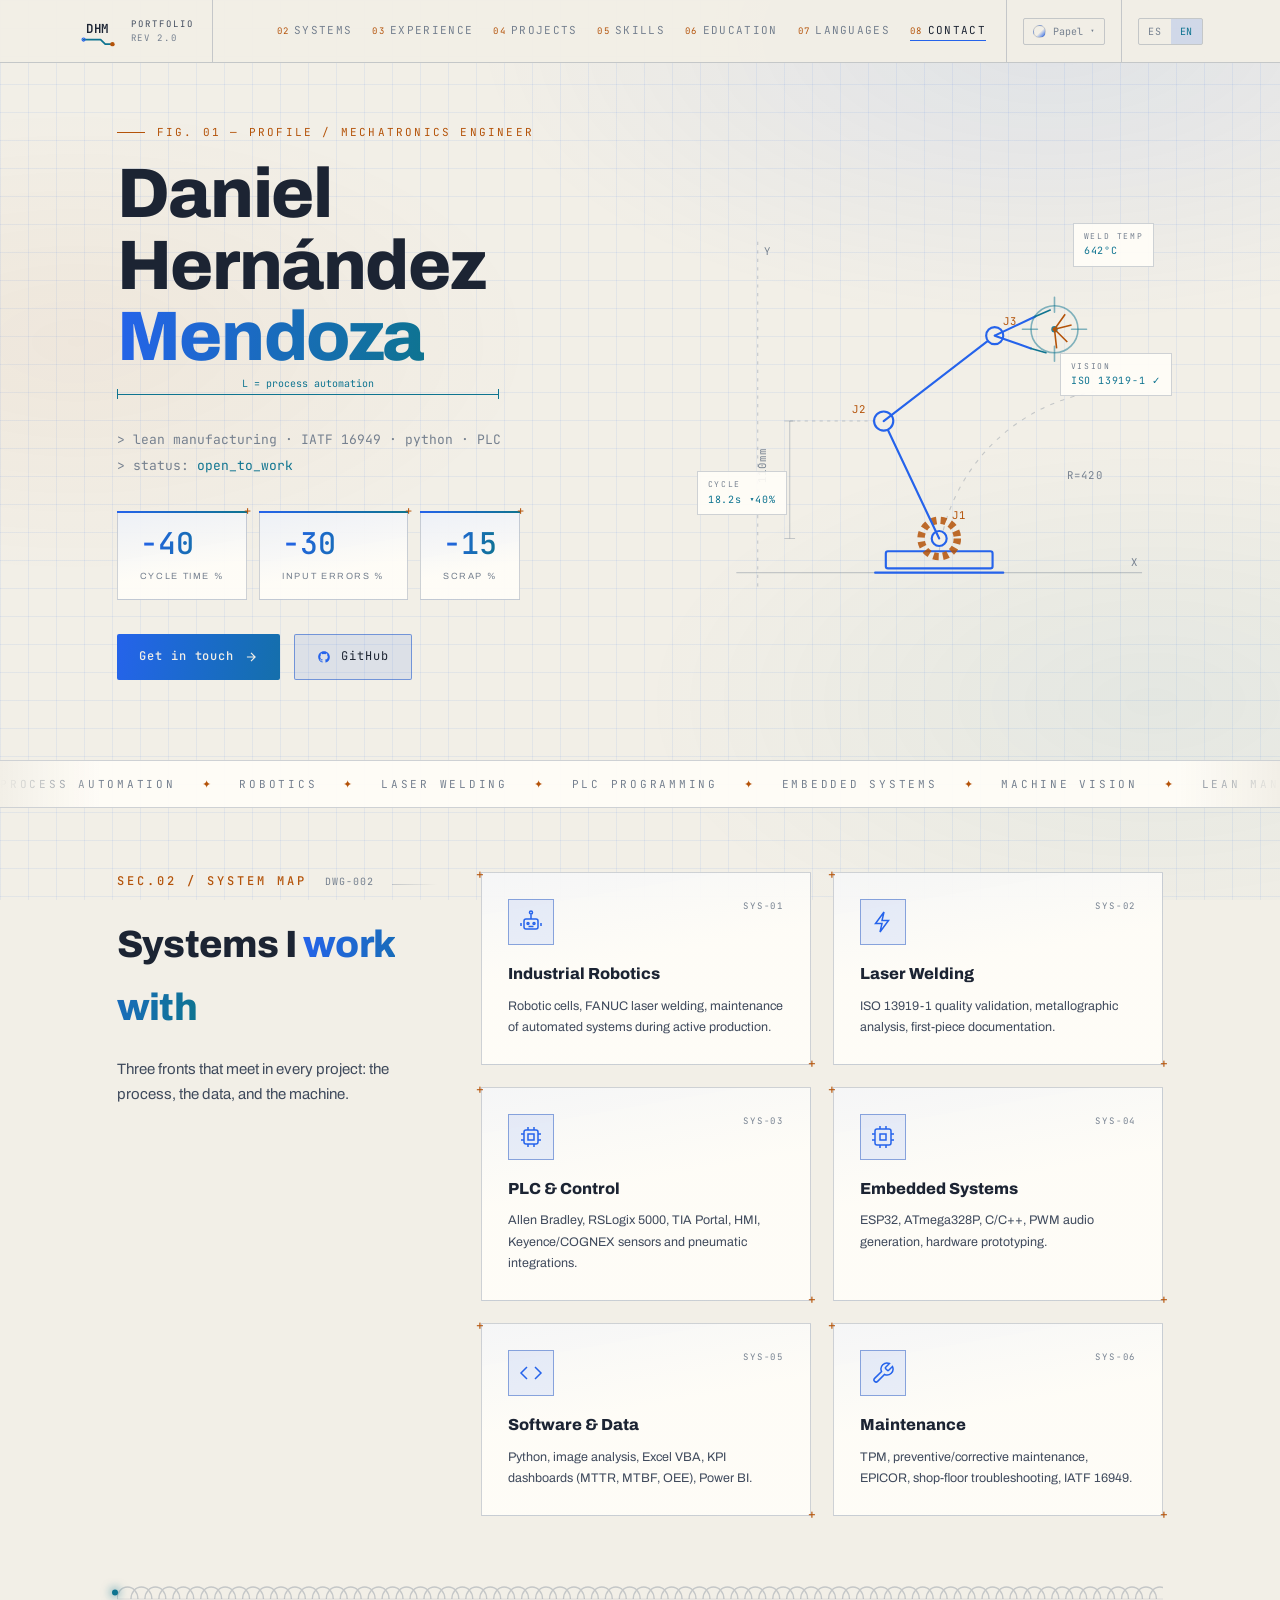
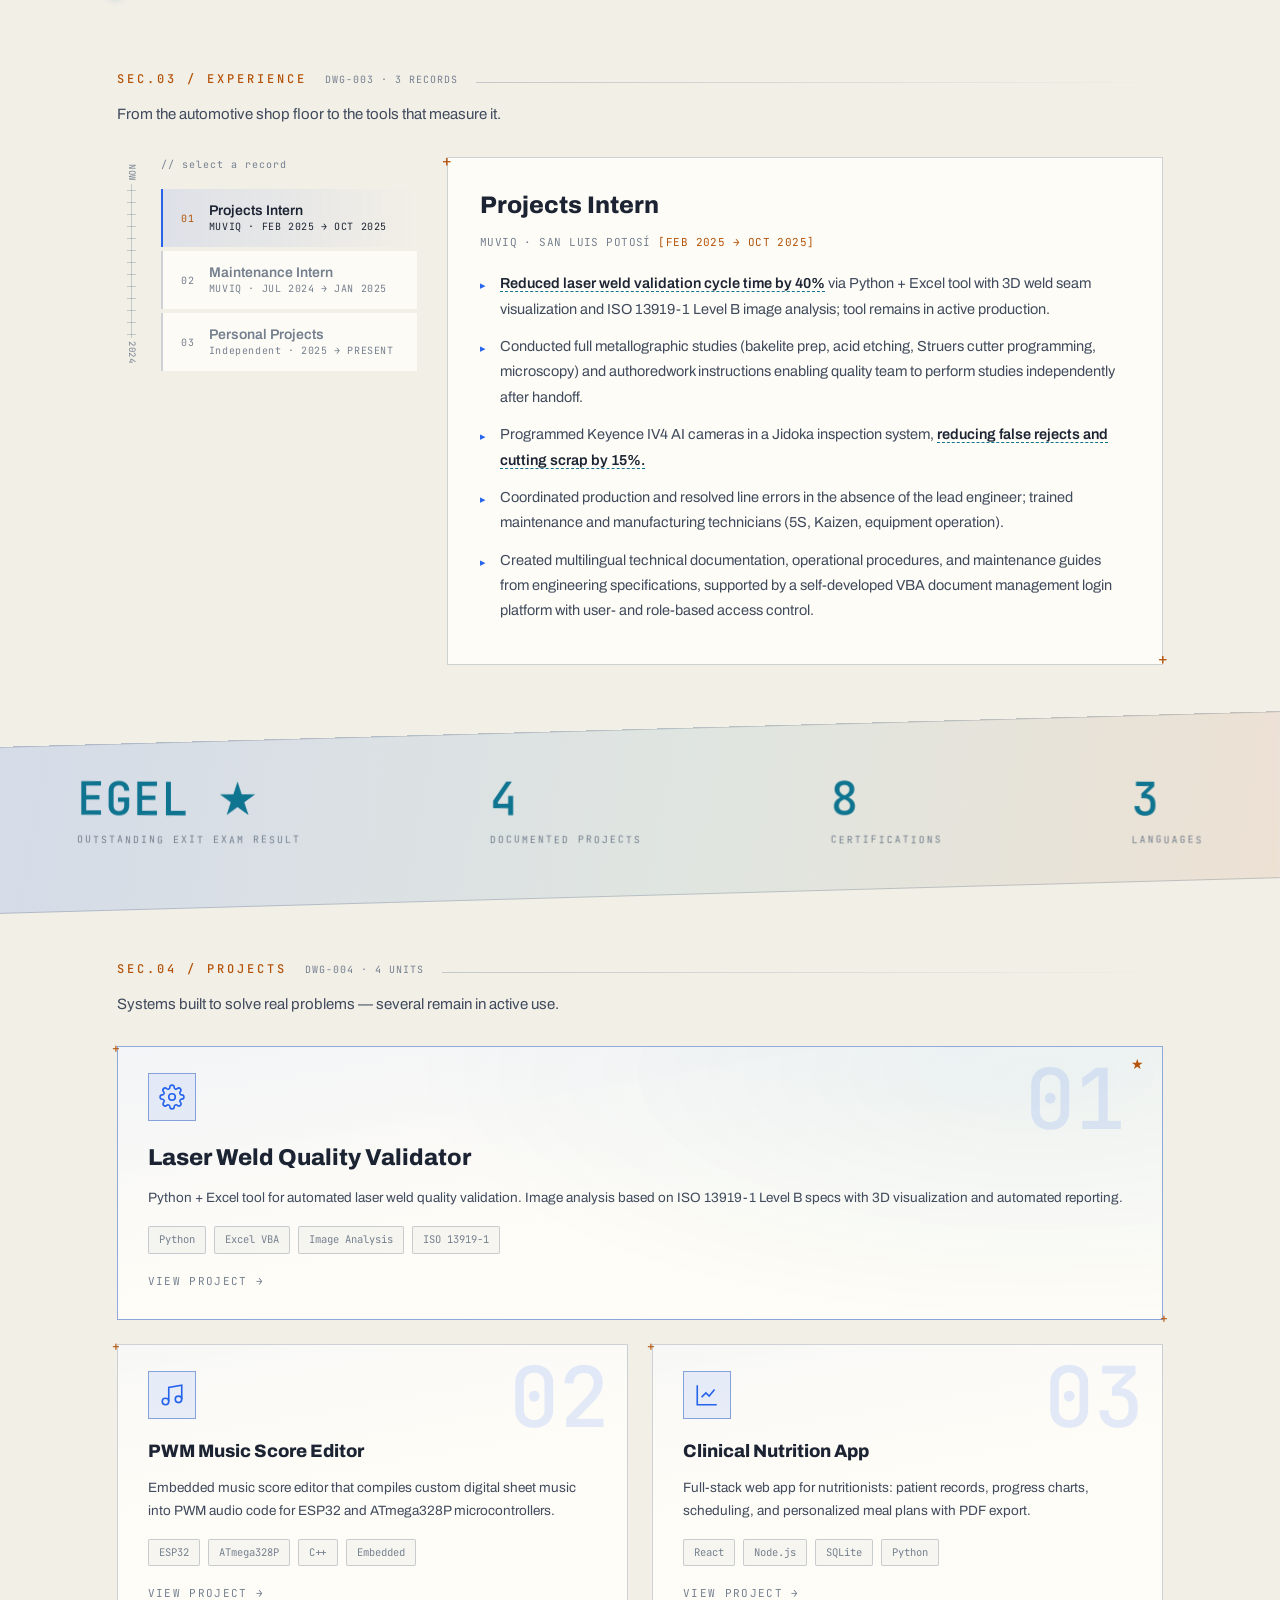
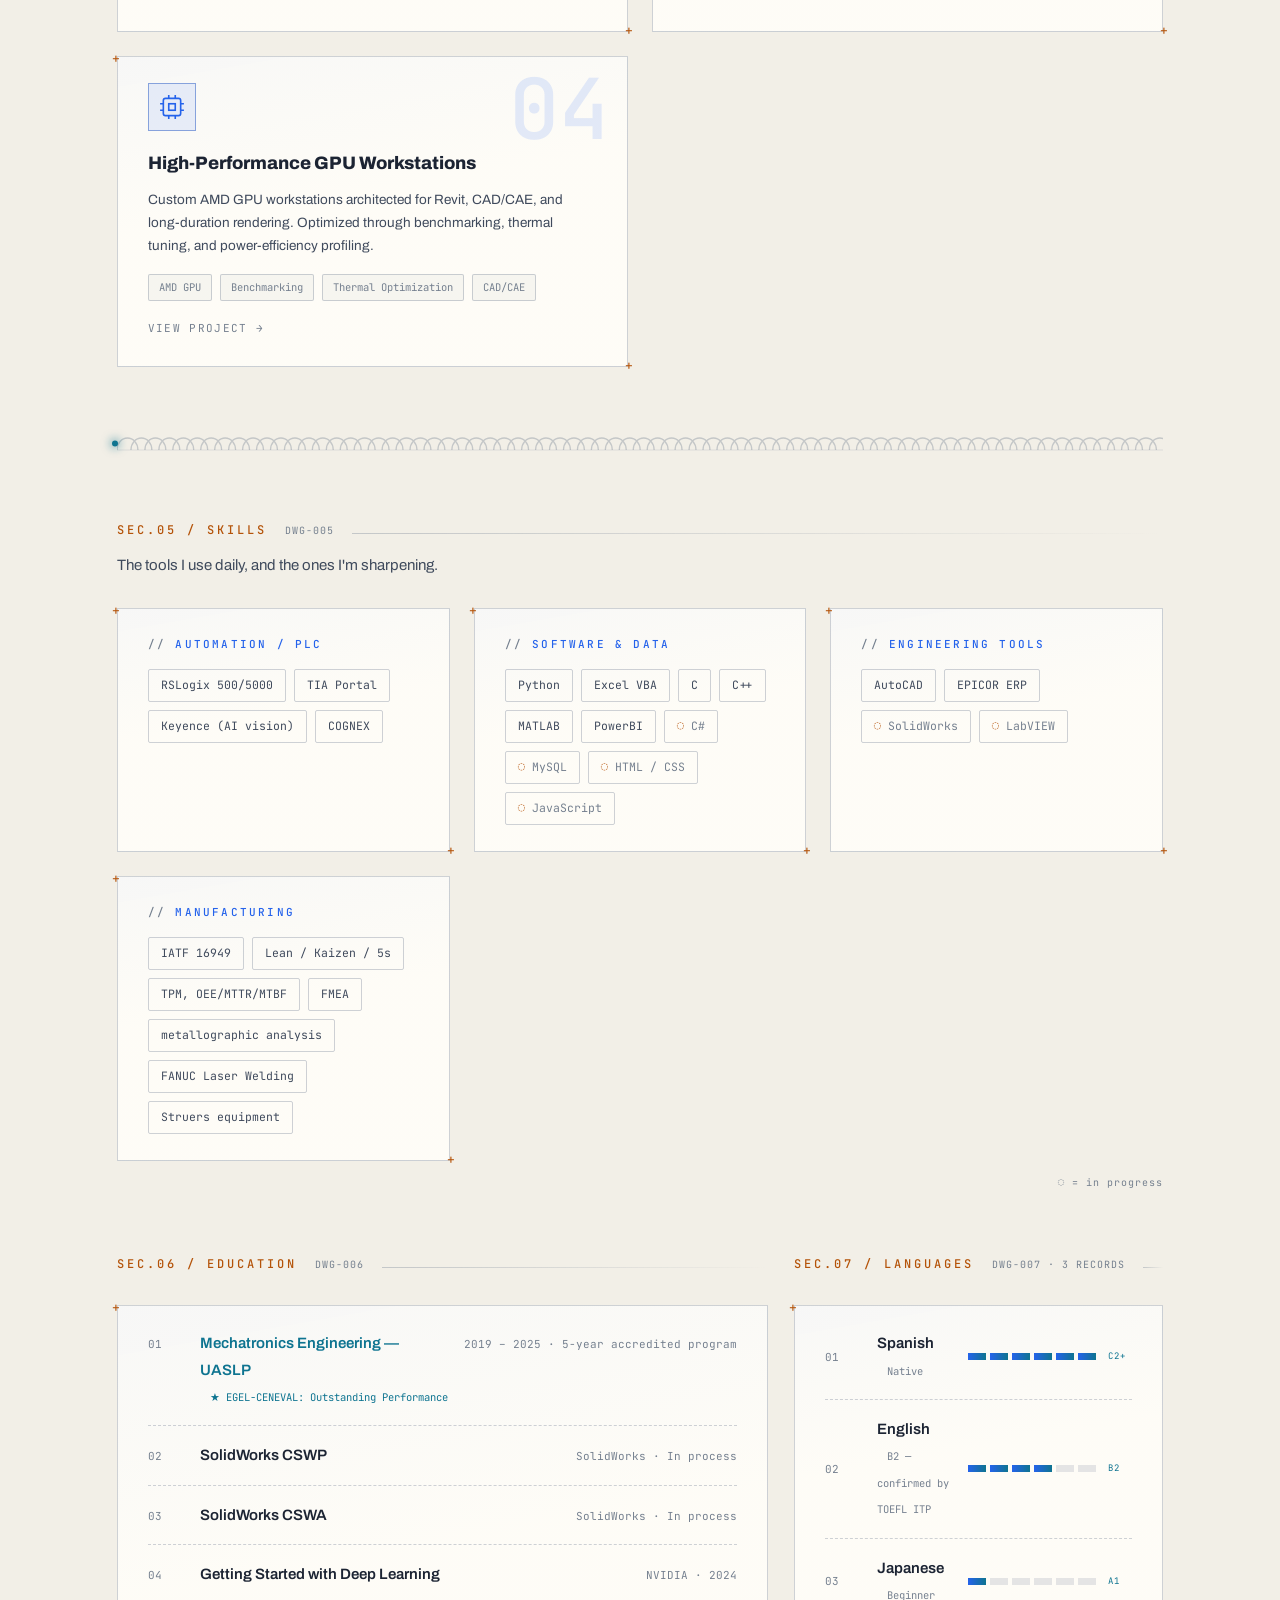
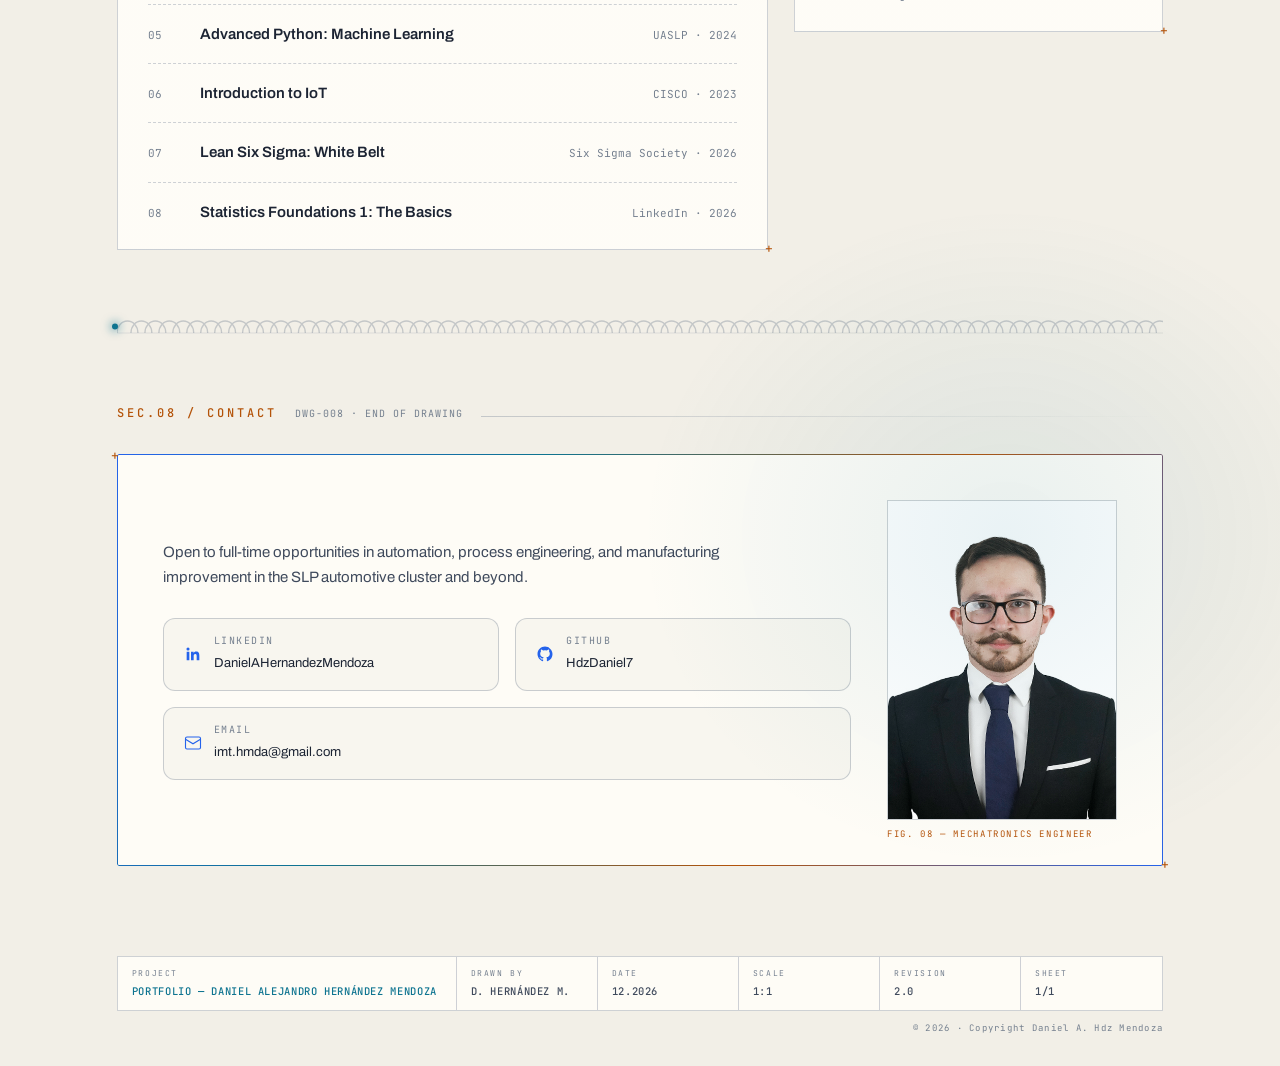
<file: index.html>
<!DOCTYPE html>
<html lang="en">
<head>
<meta charset="UTF-8">
<meta name="viewport" content="width=device-width, initial-scale=1.0">
<title>Daniel Hernández — Mechatronics Engineer</title>

<!-- SEO -->
<meta name="description" content="Daniel Alejandro Hernández Mendoza — Mechatronics Engineer specialized in process automation and Lean Manufacturing within IATF 16949 automotive environments. San Luis Potosí, Mexico.">
<meta name="author" content="Daniel Alejandro Hernández Mendoza">
<meta name="keywords" content="mechatronics engineer, process automation, lean manufacturing, IATF 16949, PLC, Python, San Luis Potosí">
<link rel="canonical" href="https://hdzdaniel7.github.io/">
<link rel="icon" type="image/svg+xml" href="assets/favicon.svg">

<!-- Open Graph (LinkedIn / WhatsApp / Facebook) -->
<meta property="og:type" content="website">
<meta property="og:title" content="Daniel Hernández — Mechatronics Engineer">
<meta property="og:description" content="Process automation & Lean Manufacturing. −40% cycle time, −30% input errors, −15% scrap. Portfolio & career history.">
<meta property="og:url" content="https://hdzdaniel7.github.io/">
<meta property="og:image" content="https://hdzdaniel7.github.io/assets/og-image.png">
<meta property="og:locale" content="es_MX">
<meta property="og:locale:alternate" content="en_US">

<!-- Twitter -->
<meta name="twitter:card" content="summary_large_image">
<meta name="twitter:title" content="Daniel Hernández — Mechatronics Engineer">
<meta name="twitter:description" content="Process automation & Lean Manufacturing. Portfolio & career history.">
<meta name="twitter:image" content="https://hdzdaniel7.github.io/assets/og-image.png">

<!-- Fuentes -->
<link rel="preconnect" href="https://fonts.googleapis.com">
<link rel="preconnect" href="https://fonts.gstatic.com" crossorigin>
<link href="https://fonts.googleapis.com/css2?family=Archivo:wght@400;600;800&family=JetBrains+Mono:wght@400;500&display=swap" rel="stylesheet">

<!-- Estilos: tokens (paleta) + diseño -->
<link rel="stylesheet" href="css/tokens.css">
<link rel="stylesheet" href="css/styles.css">

<!-- JSON-LD -->
<script type="application/ld+json">
{
  "@context": "https://schema.org",
  "@type": "Person",
  "name": "Daniel Alejandro Hernández Mendoza",
  "jobTitle": "Mechatronics Engineer",
  "url": "https://hdzdaniel7.github.io/",
  "sameAs": [
    "https://github.com/HdzDaniel7",
    "https://linkedin.com/in/danielahernandezmendoza"
  ],
  "address": { "@type": "PostalAddress", "addressLocality": "San Luis Potosí", "addressCountry": "MX" }
}
</script>
</head>
<body>

<!-- Capas de fondo estáticas: rejilla milimétrica + auras (sin glow de
     cursor — repintaba toda la pantalla en cada mousemove) -->
<div class="gridlayer"></div>
<div class="aura"></div>

<nav>
  <a href="#" class="nav-logo">
    <span class="seal" aria-hidden="true">
      <svg viewBox="0 0 64 64">
        <text x="31" y="35" text-anchor="middle" font-family="'JetBrains Mono', monospace" font-size="19" font-weight="600" fill="var(--ink)" letter-spacing="1">DHM</text>
        <path d="M10 45 h26 l7 7 h9" stroke="var(--accent-2)" stroke-width="2.6" fill="none" stroke-linecap="round" stroke-linejoin="round"/>
        <circle cx="10" cy="45" r="2.3" fill="none" stroke="var(--accent)" stroke-width="1.8"/>
        <circle cx="54" cy="52" r="3.4" fill="var(--accent-3)"/>
      </svg>
    </span>
    <span class="logo-meta">PORTFOLIO<b>REV 2.0</b></span>
  </a>
  <div class="nav-right">
    <ul class="nav-links" id="nav-links"></ul>
    <div class="theme-dots" id="theme-dots"></div>
    <button type="button" class="lang-toggle" id="lang-toggle" onclick="toggleLang()" aria-label="Cambiar idioma / Switch language"></button>
  </div>
  <span class="nav-progress" aria-hidden="true"></span>
</nav>

<main>
  <!-- El contenido se genera desde /data — para editar tu información ve a esa carpeta -->
  <section id="hero" aria-label="Intro"></section>
  <div class="ticker-wrap" id="ticker" aria-hidden="true"></div>
  <section id="domains" class="sec" data-code="SEC.02"></section>
  <div class="weld-divider" aria-hidden="true"></div>
  <section id="experience" class="sec" data-code="SEC.03"></section>
  <div class="band" id="band"></div>
  <section id="projects" class="sec" data-code="SEC.04"></section>
  <div class="weld-divider" aria-hidden="true"></div>
  <section id="skills" class="sec" data-code="SEC.05"></section>
  <!-- educación e idiomas comparten fila en escritorio -->
  <div class="sec-pair">
    <section id="education" class="sec" data-code="SEC.06"></section>
    <section id="languages" class="sec" data-code="SEC.07"></section>
  </div>
  <div class="weld-divider" aria-hidden="true"></div>
  <section id="contact" class="sec" data-code="SEC.08"></section>
</main>

<footer id="footer-content"></footer>

<!-- Motor: i18n + efectos + render definen las funciones; el loader
     carga data/*.json y dispara el render cuando los datos están listos. -->
<script src="js/i18n.js"></script>
<script src="js/effects.js"></script>
<script src="js/render.js"></script>
<script src="js/data-loader.js"></script>

</body>
</html>
</file>
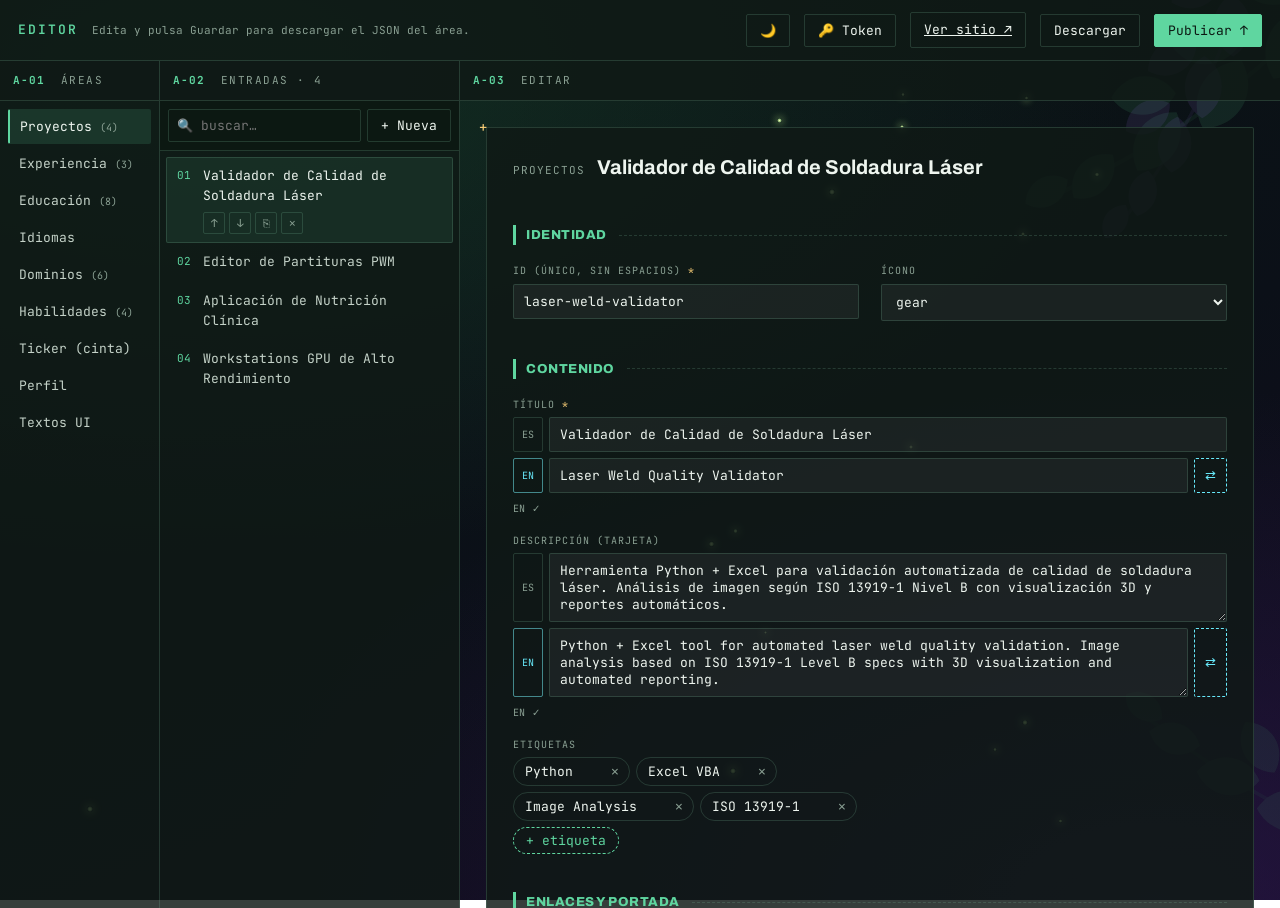
<file: editor.html>
<!DOCTYPE html>
<html lang="es">
<head>
<meta charset="UTF-8">
<meta name="viewport" content="width=device-width, initial-scale=1.0">
<meta name="robots" content="noindex, nofollow">
<title>Editor · Portafolio</title>
<link rel="icon" type="image/svg+xml" href="assets/favicon.svg">
<link rel="preconnect" href="https://fonts.googleapis.com">
<link rel="preconnect" href="https://fonts.gstatic.com" crossorigin>
<link href="https://fonts.googleapis.com/css2?family=Archivo:wght@400;600;800&family=JetBrains+Mono:wght@400;500&display=swap" rel="stylesheet">
<link rel="stylesheet" href="css/tokens.css">
<link rel="stylesheet" href="css/editor.css">
</head>
<body>

<!-- fondo decorativo (selva oscuro / ginkgo claro) — detrás de todo -->
<div class="ed-bg" aria-hidden="true">
  <svg class="ed-foliage" viewBox="0 0 1200 800" preserveAspectRatio="xMidYMid slice">
    <defs>
      <symbol id="lf" viewBox="0 0 100 60"><path d="M2 30 C 25 -8 75 -8 98 30 C 75 68 25 68 2 30 Z"/></symbol>
      <g id="frond">
        <path d="M2 48 C 70 16 150 16 208 20" fill="none" stroke="currentColor" stroke-width="2.4" stroke-linecap="round" opacity=".6"/>
        <use href="#lf" width="48" height="29" transform="translate(20,30) rotate(-34)"/>
        <use href="#lf" width="44" height="26" transform="translate(28,42) rotate(32)"/>
        <use href="#lf" width="48" height="29" transform="translate(70,22) rotate(-30)"/>
        <use href="#lf" width="44" height="26" transform="translate(78,32) rotate(28)"/>
        <use href="#lf" width="44" height="26" transform="translate(120,16) rotate(-26)"/>
        <use href="#lf" width="40" height="24" transform="translate(126,26) rotate(26)"/>
        <use href="#lf" width="36" height="22" transform="translate(168,14) rotate(-18)"/>
        <use href="#lf" width="30" height="18" transform="translate(202,16)"/>
      </g>
      <g id="ginkgo">
        <path d="M0,0 C -22,-6 -32,-20 -22,-34 C -11,-47 11,-47 22,-34 C 32,-20 22,-6 0,0 Z"/>
        <path d="M0,12 V 0" stroke="currentColor" stroke-width="2" fill="none"/>
        <path d="M0,-2 L -9,-30 M0,-2 V -36 M0,-2 L 9,-30" stroke="rgba(0,0,0,.12)" stroke-width="1" fill="none"/>
      </g>
    </defs>
    <!-- oscuro: frondas colgando (esquina derecha) -->
    <g class="fol fol-dark">
      <use href="#frond" transform="translate(1262,40) rotate(150) scale(1.5)" style="color:#3f8f63" fill="#3f8f63" opacity=".16"/>
      <use href="#frond" transform="translate(1186,-8) rotate(122) scale(1.2)" style="color:#7d5cc0" fill="#7d5cc0" opacity=".14"/>
      <use href="#frond" transform="translate(1272,820) rotate(-146) scale(1.35)" style="color:#3f8f63" fill="#3f8f63" opacity=".13"/>
    </g>
    <!-- claro: ginkgos (esquina derecha) -->
    <g class="fol fol-light">
      <g transform="translate(1150,84) scale(2.4) rotate(166)" style="color:#4fae8c" fill="#4fae8c" opacity=".5"><use href="#ginkgo"/></g>
      <g transform="translate(1086,156) scale(1.9) rotate(150)" style="color:#8f73c9" fill="#8f73c9" opacity=".42"><use href="#ginkgo"/></g>
      <g transform="translate(1182,44) scale(1.7) rotate(188)" style="color:#4fae8c" fill="#4fae8c" opacity=".42"><use href="#ginkgo"/></g>
      <g transform="translate(1150,720) scale(2.3) rotate(20)" style="color:#4fae8c" fill="#4fae8c" opacity=".5"><use href="#ginkgo"/></g>
      <g transform="translate(1076,762) scale(1.8) rotate(-12)" style="color:#8f73c9" fill="#8f73c9" opacity=".42"><use href="#ginkgo"/></g>
    </g>
  </svg>
  <div class="ed-particles" id="ed-particles"></div>
</div>

<header class="ed-top">
  <span class="ed-brand">EDITOR</span>
  <span class="ed-note" id="ed-status">cargando…</span>
  <span class="spacer"></span>
  <button type="button" class="ed-btn" id="ed-theme" title="Cambiar tema claro/oscuro">🌙</button>
  <button type="button" class="ed-btn" id="ed-token" title="Configurar token de GitHub">🔑 Token</button>
  <a class="ed-btn" href="index.html" target="_blank" rel="noopener">Ver sitio ↗</a>
  <button type="button" class="ed-btn" id="ed-download" title="Descargar el JSON del área">Descargar</button>
  <button type="button" class="ed-btn primary" id="ed-publish" title="Commit directo a GitHub">Publicar ↑</button>
</header>

<div class="ed-cols">
  <section class="ed-col">
    <header class="ed-col-head"><b>A-01</b> Áreas</header>
    <nav class="ed-areas" id="ed-areas" aria-label="Áreas"></nav>
  </section>

  <section class="ed-col">
    <header class="ed-col-head"><b>A-02</b> Entradas <span class="ed-count" id="ed-count"></span></header>
    <div class="ed-entries-head">
      <input type="text" class="ed-search" id="ed-search" placeholder="🔍 buscar…">
      <button type="button" class="ed-btn" id="ed-add">+ Nueva</button>
    </div>
    <ul class="ed-entry-list" id="ed-entry-list"></ul>
  </section>

  <section class="ed-col">
    <header class="ed-col-head"><b>A-03</b> Editar</header>
    <div class="ed-form-wrap"><div id="ed-form"></div></div>
  </section>
</div>

<script src="js/editor.js"></script>
</body>
</html>
</file>
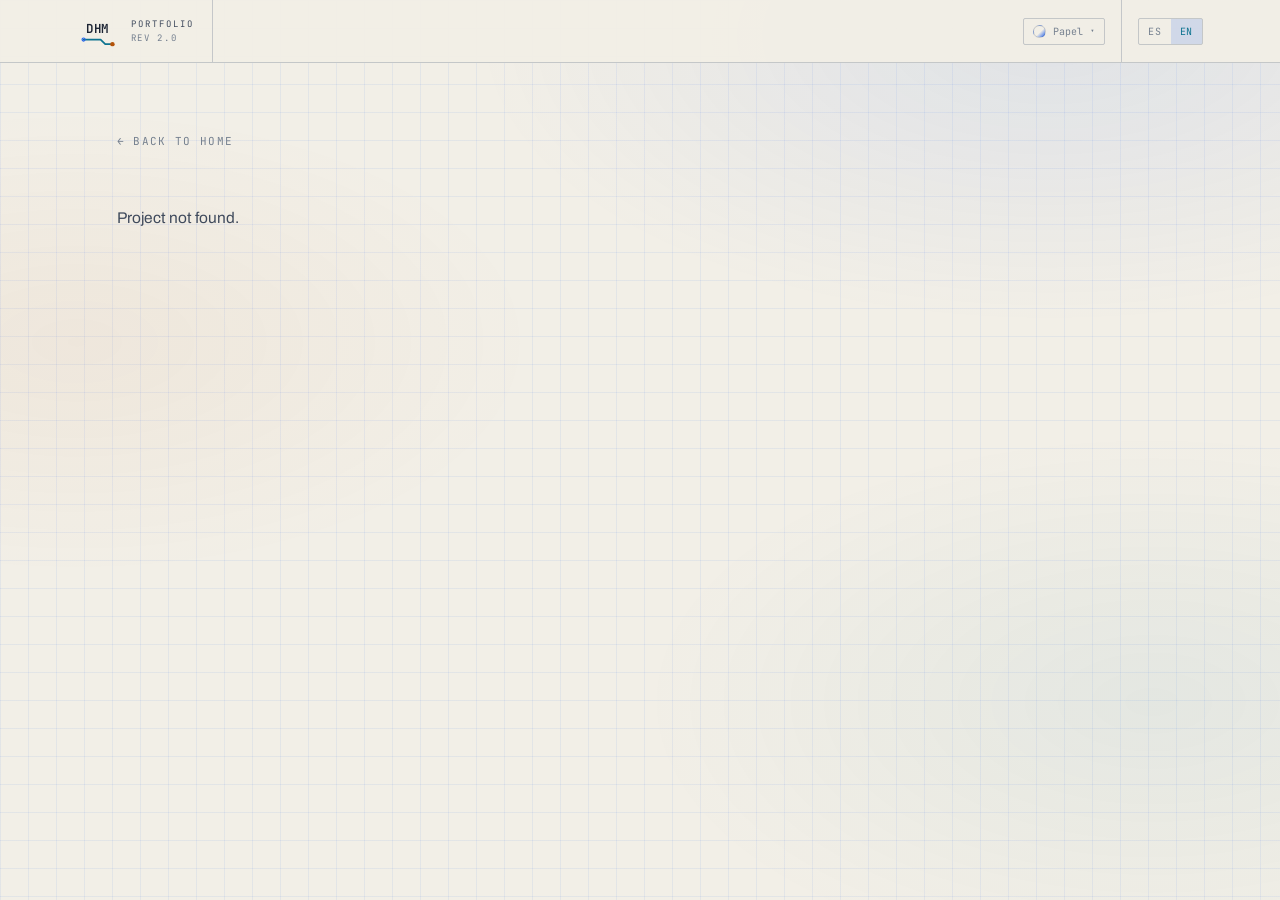
<file: project.html>
<!DOCTYPE html>
<html lang="en">
<head>
<meta charset="UTF-8">
<meta name="viewport" content="width=device-width, initial-scale=1.0">
<title>Project — Daniel Hernández</title>
<meta name="description" content="Project detail — Daniel Hernández, Mechatronics Engineer.">
<meta name="robots" content="index, follow">
<link rel="icon" type="image/svg+xml" href="assets/favicon.svg">

<link rel="preconnect" href="https://fonts.googleapis.com">
<link rel="preconnect" href="https://fonts.gstatic.com" crossorigin>
<link href="https://fonts.googleapis.com/css2?family=Archivo:wght@400;600;800&family=JetBrains+Mono:wght@400;500&display=swap" rel="stylesheet">

<link rel="stylesheet" href="css/tokens.css">
<link rel="stylesheet" href="css/styles.css">
</head>
<body>

<div class="gridlayer"></div>
<div class="aura"></div>

<nav>
  <a href="index.html" class="nav-logo">
    <span class="seal" aria-hidden="true">
      <svg viewBox="0 0 64 64">
        <text x="31" y="35" text-anchor="middle" font-family="'JetBrains Mono', monospace" font-size="19" font-weight="600" fill="var(--ink)" letter-spacing="1">DHM</text>
        <path d="M10 45 h26 l7 7 h9" stroke="var(--accent-2)" stroke-width="2.6" fill="none" stroke-linecap="round" stroke-linejoin="round"/>
        <circle cx="10" cy="45" r="2.3" fill="none" stroke="var(--accent)" stroke-width="1.8"/>
        <circle cx="54" cy="52" r="3.4" fill="var(--accent-3)"/>
      </svg>
    </span>
    <span class="logo-meta">PORTFOLIO<b>REV 2.0</b></span>
  </a>
  <div class="nav-right">
    <ul class="nav-links" id="nav-links"></ul>
    <div class="theme-dots" id="theme-dots"></div>
    <button type="button" class="lang-toggle" id="lang-toggle" onclick="toggleLang()" aria-label="Cambiar idioma / Switch language"></button>
  </div>
  <span class="nav-progress" aria-hidden="true"></span>
</nav>

<main>
  <section id="project-root" class="sec"></section>
</main>

<script src="js/i18n.js"></script>
<script src="js/effects.js"></script>
<script src="js/project-page.js"></script>
<script src="js/data-loader.js"></script>

</body>
</html>
</file>
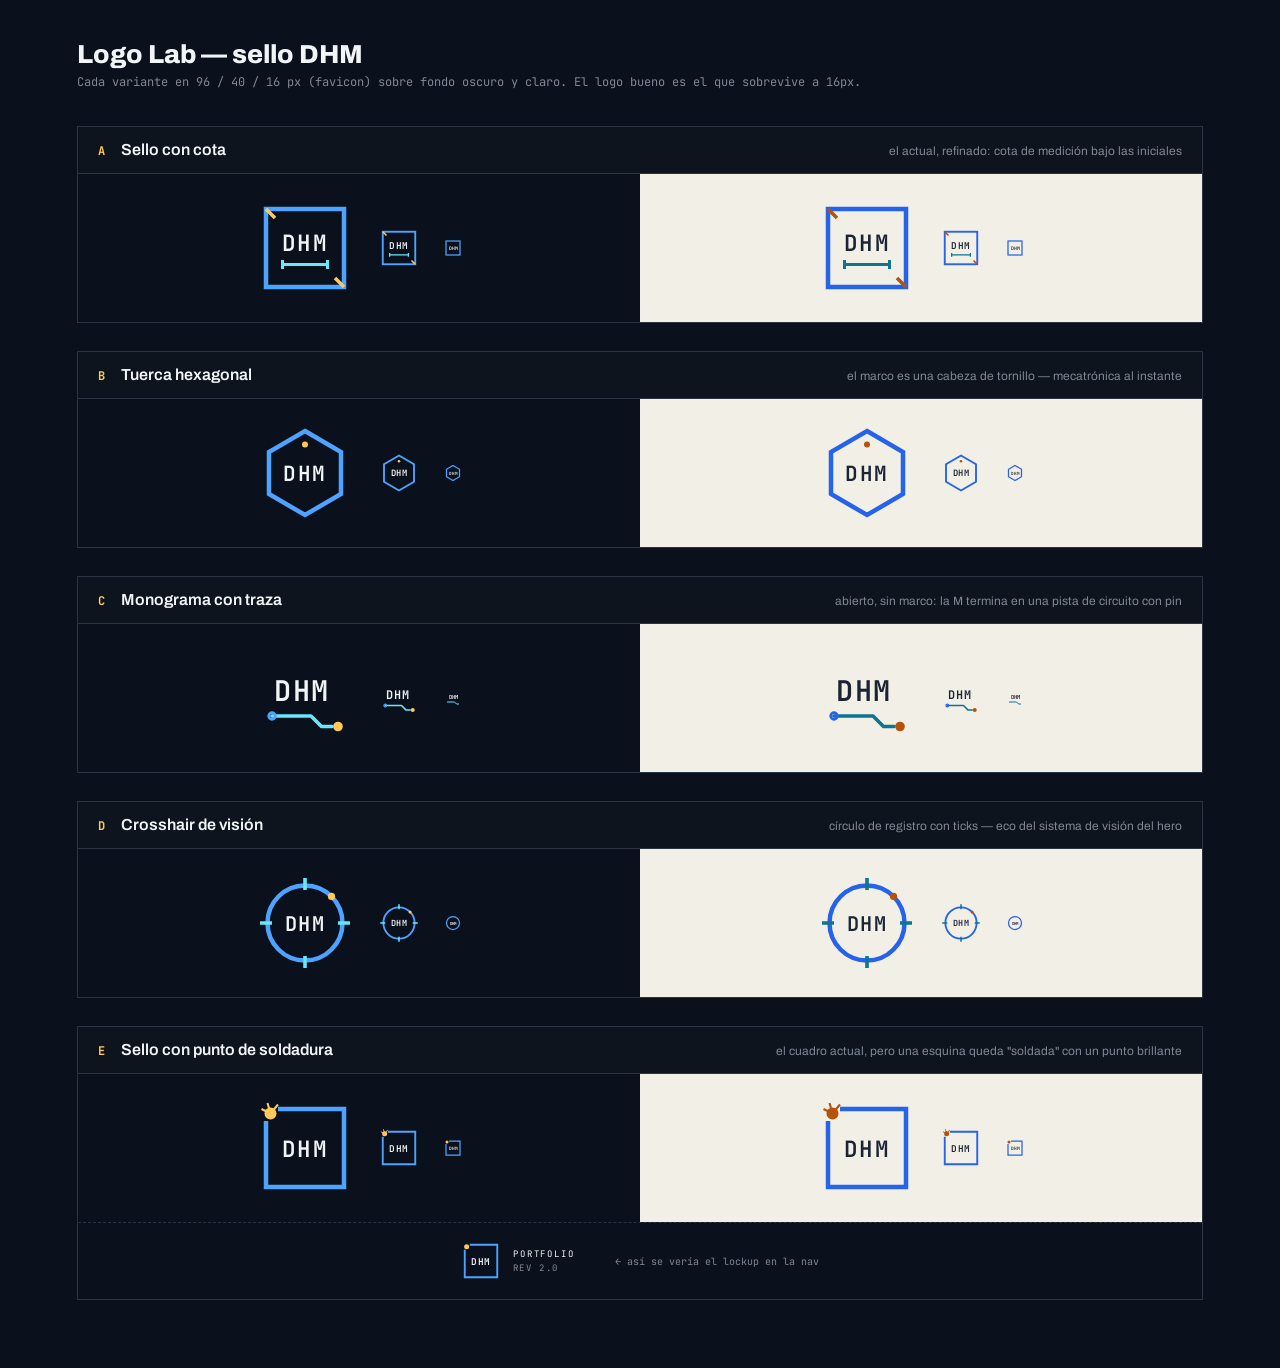
<file: assets/logo-lab.html>
<!DOCTYPE html>
<html lang="es">
<head>
<meta charset="UTF-8">
<meta name="viewport" content="width=device-width, initial-scale=1.0">
<title>Logo Lab — DHM</title>
<link rel="preconnect" href="https://fonts.googleapis.com">
<link rel="preconnect" href="https://fonts.gstatic.com" crossorigin>
<link href="https://fonts.googleapis.com/css2?family=Archivo:wght@400;600;800&family=JetBrains+Mono:wght@400;500;600&display=swap" rel="stylesheet">
<style>
  :root {
    --bg: #0B111C; --ink: #F2F5F8; --muted: #7E8894;
    --accent: #4DA3FF; --cyan: #67E8F9; --gold: #FFC857;
    --paper: #F2EFE7; --paper-ink: #1C2433;
    --line: rgba(130,155,185,.24);
  }
  * { margin: 0; padding: 0; box-sizing: border-box; }
  body {
    background: var(--bg); color: var(--ink);
    font-family: 'Archivo', sans-serif; padding: 40px 6%;
  }
  h1 { font-size: 26px; font-weight: 800; margin-bottom: 6px; }
  .sub { font-family: 'JetBrains Mono', monospace; font-size: 12px; color: var(--muted); margin-bottom: 36px; }
  .variant {
    border: 1px solid var(--line); margin-bottom: 28px;
    background: rgba(15,20,30,.9);
  }
  .v-head {
    display: flex; align-items: baseline; gap: 14px;
    padding: 14px 20px; border-bottom: 1px solid var(--line);
  }
  .v-head b { font-family: 'JetBrains Mono', monospace; font-size: 12px; color: var(--gold); letter-spacing: .15em; }
  .v-head h2 { font-size: 16px; font-weight: 600; }
  .v-head span { font-size: 12px; color: var(--muted); margin-left: auto; text-align: right; }
  .v-body { display: flex; flex-wrap: wrap; }
  .chip {
    flex: 1; min-width: 260px; padding: 26px 20px;
    display: flex; align-items: center; justify-content: center; gap: 26px;
  }
  .chip.dark  { background: var(--bg); }
  .chip.light { background: var(--paper); }
  .chip svg { display: block; }
  .s96 { width: 96px; height: 96px; }
  .s40 { width: 40px; height: 40px; }
  .s16 { width: 16px; height: 16px; }
  .lockup-row { padding: 18px 20px; border-top: 1px dashed var(--line); display: flex; gap: 40px; flex-wrap: wrap; align-items: center; }
  .lockup { display: flex; align-items: center; gap: 12px; }
  .lockup .meta { font-family: 'JetBrains Mono', monospace; font-size: 9px; letter-spacing: .22em; color: var(--ink); line-height: 1.6; }
  .lockup .meta i { display: block; font-style: normal; color: var(--muted); letter-spacing: .18em; }
  .light .meta { color: var(--paper-ink); }
</style>
</head>
<body>

<h1>Logo Lab — sello DHM</h1>
<p class="sub">Cada variante en 96 / 40 / 16 px (favicon) sobre fondo oscuro y claro. El logo bueno es el que sobrevive a 16px.</p>

<!-- ════ A — SELLO ACTUAL REFINADO ════ -->
<div class="variant">
  <div class="v-head"><b>A</b><h2>Sello con cota</h2><span>el actual, refinado: cota de medición bajo las iniciales</span></div>
  <div class="v-body">
    <div class="chip dark">
      <svg class="s96" viewBox="0 0 64 64"><rect x="6" y="6" width="52" height="52" fill="none" stroke="#4DA3FF" stroke-width="3"/><text x="32" y="34" text-anchor="middle" font-family="JetBrains Mono, monospace" font-size="15" font-weight="600" fill="#F2F5F8" letter-spacing="1">DHM</text><path d="M17 43 h30 M17 40 v6 M47 40 v6" stroke="#67E8F9" stroke-width="2" fill="none"/><path d="M6 6 l6 6 M58 58 l-6 -6" stroke="#FFC857" stroke-width="2.4"/></svg>
      <svg class="s40" viewBox="0 0 64 64"><rect x="6" y="6" width="52" height="52" fill="none" stroke="#4DA3FF" stroke-width="3"/><text x="32" y="34" text-anchor="middle" font-family="JetBrains Mono, monospace" font-size="15" font-weight="600" fill="#F2F5F8" letter-spacing="1">DHM</text><path d="M17 43 h30 M17 40 v6 M47 40 v6" stroke="#67E8F9" stroke-width="2" fill="none"/><path d="M6 6 l6 6 M58 58 l-6 -6" stroke="#FFC857" stroke-width="2.4"/></svg>
      <svg class="s16" viewBox="0 0 64 64"><rect x="4" y="4" width="56" height="56" fill="none" stroke="#4DA3FF" stroke-width="5"/><text x="32" y="38" text-anchor="middle" font-family="JetBrains Mono, monospace" font-size="19" font-weight="600" fill="#F2F5F8">DHM</text></svg>
    </div>
    <div class="chip light">
      <svg class="s96" viewBox="0 0 64 64"><rect x="6" y="6" width="52" height="52" fill="none" stroke="#2563EB" stroke-width="3"/><text x="32" y="34" text-anchor="middle" font-family="JetBrains Mono, monospace" font-size="15" font-weight="600" fill="#1C2433" letter-spacing="1">DHM</text><path d="M17 43 h30 M17 40 v6 M47 40 v6" stroke="#0E7490" stroke-width="2" fill="none"/><path d="M6 6 l6 6 M58 58 l-6 -6" stroke="#B45309" stroke-width="2.4"/></svg>
      <svg class="s40" viewBox="0 0 64 64"><rect x="6" y="6" width="52" height="52" fill="none" stroke="#2563EB" stroke-width="3"/><text x="32" y="34" text-anchor="middle" font-family="JetBrains Mono, monospace" font-size="15" font-weight="600" fill="#1C2433" letter-spacing="1">DHM</text><path d="M17 43 h30 M17 40 v6 M47 40 v6" stroke="#0E7490" stroke-width="2" fill="none"/><path d="M6 6 l6 6 M58 58 l-6 -6" stroke="#B45309" stroke-width="2.4"/></svg>
      <svg class="s16" viewBox="0 0 64 64"><rect x="4" y="4" width="56" height="56" fill="none" stroke="#2563EB" stroke-width="5"/><text x="32" y="38" text-anchor="middle" font-family="JetBrains Mono, monospace" font-size="19" font-weight="600" fill="#1C2433">DHM</text></svg>
    </div>
  </div>
</div>

<!-- ════ B — TUERCA HEXAGONAL ════ -->
<div class="variant">
  <div class="v-head"><b>B</b><h2>Tuerca hexagonal</h2><span>el marco es una cabeza de tornillo — mecatrónica al instante</span></div>
  <div class="v-body">
    <div class="chip dark">
      <svg class="s96" viewBox="0 0 64 64"><polygon points="32,4 56,18 56,46 32,60 8,46 8,18" fill="none" stroke="#4DA3FF" stroke-width="3"/><text x="32" y="37" text-anchor="middle" font-family="JetBrains Mono, monospace" font-size="14" font-weight="600" fill="#F2F5F8" letter-spacing="1">DHM</text><circle cx="32" cy="13" r="2" fill="#FFC857"/></svg>
      <svg class="s40" viewBox="0 0 64 64"><polygon points="32,4 56,18 56,46 32,60 8,46 8,18" fill="none" stroke="#4DA3FF" stroke-width="3"/><text x="32" y="37" text-anchor="middle" font-family="JetBrains Mono, monospace" font-size="14" font-weight="600" fill="#F2F5F8" letter-spacing="1">DHM</text><circle cx="32" cy="13" r="2" fill="#FFC857"/></svg>
      <svg class="s16" viewBox="0 0 64 64"><polygon points="32,2 58,17 58,47 32,62 6,47 6,17" fill="none" stroke="#4DA3FF" stroke-width="5"/><text x="32" y="38" text-anchor="middle" font-family="JetBrains Mono, monospace" font-size="17" font-weight="600" fill="#F2F5F8">DHM</text></svg>
    </div>
    <div class="chip light">
      <svg class="s96" viewBox="0 0 64 64"><polygon points="32,4 56,18 56,46 32,60 8,46 8,18" fill="none" stroke="#2563EB" stroke-width="3"/><text x="32" y="37" text-anchor="middle" font-family="JetBrains Mono, monospace" font-size="14" font-weight="600" fill="#1C2433" letter-spacing="1">DHM</text><circle cx="32" cy="13" r="2" fill="#B45309"/></svg>
      <svg class="s40" viewBox="0 0 64 64"><polygon points="32,4 56,18 56,46 32,60 8,46 8,18" fill="none" stroke="#2563EB" stroke-width="3"/><text x="32" y="37" text-anchor="middle" font-family="JetBrains Mono, monospace" font-size="14" font-weight="600" fill="#1C2433" letter-spacing="1">DHM</text><circle cx="32" cy="13" r="2" fill="#B45309"/></svg>
      <svg class="s16" viewBox="0 0 64 64"><polygon points="32,2 58,17 58,47 32,62 6,47 6,17" fill="none" stroke="#2563EB" stroke-width="5"/><text x="32" y="38" text-anchor="middle" font-family="JetBrains Mono, monospace" font-size="17" font-weight="600" fill="#1C2433">DHM</text></svg>
    </div>
  </div>
</div>

<!-- ════ C — TRAZA DE CIRCUITO ════ -->
<div class="variant">
  <div class="v-head"><b>C</b><h2>Monograma con traza</h2><span>abierto, sin marco: la M termina en una pista de circuito con pin</span></div>
  <div class="v-body">
    <div class="chip dark">
      <svg class="s96" viewBox="0 0 64 64"><text x="30" y="34" text-anchor="middle" font-family="JetBrains Mono, monospace" font-size="19" font-weight="600" fill="#F2F5F8" letter-spacing="1">DHM</text><path d="M10 44 h26 l7 7 h7" stroke="#67E8F9" stroke-width="2.4" fill="none" stroke-linecap="round" stroke-linejoin="round"/><circle cx="54" cy="51" r="3.2" fill="#FFC857"/><circle cx="10" cy="44" r="2.2" fill="none" stroke="#4DA3FF" stroke-width="1.8"/></svg>
      <svg class="s40" viewBox="0 0 64 64"><text x="30" y="34" text-anchor="middle" font-family="JetBrains Mono, monospace" font-size="19" font-weight="600" fill="#F2F5F8" letter-spacing="1">DHM</text><path d="M10 44 h26 l7 7 h7" stroke="#67E8F9" stroke-width="2.4" fill="none" stroke-linecap="round" stroke-linejoin="round"/><circle cx="54" cy="51" r="3.2" fill="#FFC857"/><circle cx="10" cy="44" r="2.2" fill="none" stroke="#4DA3FF" stroke-width="1.8"/></svg>
      <svg class="s16" viewBox="0 0 64 64"><text x="32" y="36" text-anchor="middle" font-family="JetBrains Mono, monospace" font-size="22" font-weight="600" fill="#F2F5F8">DHM</text><path d="M8 48 h30 l8 8 h10" stroke="#67E8F9" stroke-width="4" fill="none"/></svg>
    </div>
    <div class="chip light">
      <svg class="s96" viewBox="0 0 64 64"><text x="30" y="34" text-anchor="middle" font-family="JetBrains Mono, monospace" font-size="19" font-weight="600" fill="#1C2433" letter-spacing="1">DHM</text><path d="M10 44 h26 l7 7 h7" stroke="#0E7490" stroke-width="2.4" fill="none" stroke-linecap="round" stroke-linejoin="round"/><circle cx="54" cy="51" r="3.2" fill="#B45309"/><circle cx="10" cy="44" r="2.2" fill="none" stroke="#2563EB" stroke-width="1.8"/></svg>
      <svg class="s40" viewBox="0 0 64 64"><text x="30" y="34" text-anchor="middle" font-family="JetBrains Mono, monospace" font-size="19" font-weight="600" fill="#1C2433" letter-spacing="1">DHM</text><path d="M10 44 h26 l7 7 h7" stroke="#0E7490" stroke-width="2.4" fill="none" stroke-linecap="round" stroke-linejoin="round"/><circle cx="54" cy="51" r="3.2" fill="#B45309"/><circle cx="10" cy="44" r="2.2" fill="none" stroke="#2563EB" stroke-width="1.8"/></svg>
      <svg class="s16" viewBox="0 0 64 64"><text x="32" y="36" text-anchor="middle" font-family="JetBrains Mono, monospace" font-size="22" font-weight="600" fill="#1C2433">DHM</text><path d="M8 48 h30 l8 8 h10" stroke="#0E7490" stroke-width="4" fill="none"/></svg>
    </div>
  </div>
</div>

<!-- ════ D — CROSSHAIR DE VISIÓN ════ -->
<div class="variant">
  <div class="v-head"><b>D</b><h2>Crosshair de visión</h2><span>círculo de registro con ticks — eco del sistema de visión del hero</span></div>
  <div class="v-body">
    <div class="chip dark">
      <svg class="s96" viewBox="0 0 64 64"><circle cx="32" cy="32" r="25" fill="none" stroke="#4DA3FF" stroke-width="3"/><path d="M32 2 v8 M32 54 v8 M2 32 h8 M54 32 h8" stroke="#67E8F9" stroke-width="2.4"/><text x="32" y="37" text-anchor="middle" font-family="JetBrains Mono, monospace" font-size="13.5" font-weight="600" fill="#F2F5F8" letter-spacing="1">DHM</text><circle cx="49.7" cy="14.3" r="2.4" fill="#FFC857"/></svg>
      <svg class="s40" viewBox="0 0 64 64"><circle cx="32" cy="32" r="25" fill="none" stroke="#4DA3FF" stroke-width="3"/><path d="M32 2 v8 M32 54 v8 M2 32 h8 M54 32 h8" stroke="#67E8F9" stroke-width="2.4"/><text x="32" y="37" text-anchor="middle" font-family="JetBrains Mono, monospace" font-size="13.5" font-weight="600" fill="#F2F5F8" letter-spacing="1">DHM</text><circle cx="49.7" cy="14.3" r="2.4" fill="#FFC857"/></svg>
      <svg class="s16" viewBox="0 0 64 64"><circle cx="32" cy="32" r="26" fill="none" stroke="#4DA3FF" stroke-width="5"/><text x="32" y="38" text-anchor="middle" font-family="JetBrains Mono, monospace" font-size="16.5" font-weight="600" fill="#F2F5F8">DHM</text></svg>
    </div>
    <div class="chip light">
      <svg class="s96" viewBox="0 0 64 64"><circle cx="32" cy="32" r="25" fill="none" stroke="#2563EB" stroke-width="3"/><path d="M32 2 v8 M32 54 v8 M2 32 h8 M54 32 h8" stroke="#0E7490" stroke-width="2.4"/><text x="32" y="37" text-anchor="middle" font-family="JetBrains Mono, monospace" font-size="13.5" font-weight="600" fill="#1C2433" letter-spacing="1">DHM</text><circle cx="49.7" cy="14.3" r="2.4" fill="#B45309"/></svg>
      <svg class="s40" viewBox="0 0 64 64"><circle cx="32" cy="32" r="25" fill="none" stroke="#2563EB" stroke-width="3"/><path d="M32 2 v8 M32 54 v8 M2 32 h8 M54 32 h8" stroke="#0E7490" stroke-width="2.4"/><text x="32" y="37" text-anchor="middle" font-family="JetBrains Mono, monospace" font-size="13.5" font-weight="600" fill="#1C2433" letter-spacing="1">DHM</text><circle cx="49.7" cy="14.3" r="2.4" fill="#B45309"/></svg>
      <svg class="s16" viewBox="0 0 64 64"><circle cx="32" cy="32" r="26" fill="none" stroke="#2563EB" stroke-width="5"/><text x="32" y="38" text-anchor="middle" font-family="JetBrains Mono, monospace" font-size="16.5" font-weight="600" fill="#1C2433">DHM</text></svg>
    </div>
  </div>
</div>

<!-- ════ E — PUNTO DE SOLDADURA ════ -->
<div class="variant">
  <div class="v-head"><b>E</b><h2>Sello con punto de soldadura</h2><span>el cuadro actual, pero una esquina queda "soldada" con un punto brillante</span></div>
  <div class="v-body">
    <div class="chip dark">
      <svg class="s96" viewBox="0 0 64 64"><path d="M14 6 H58 V58 H6 V14" fill="none" stroke="#4DA3FF" stroke-width="3"/><text x="32" y="38" text-anchor="middle" font-family="JetBrains Mono, monospace" font-size="15" font-weight="600" fill="#F2F5F8" letter-spacing="1">DHM</text><circle cx="9" cy="9" r="4" fill="#FFC857"/><path d="M9 9 l-6 -3 M9 9 l-2 -7 M9 9 l5 -6" stroke="#FFC857" stroke-width="1.4"/></svg>
      <svg class="s40" viewBox="0 0 64 64"><path d="M14 6 H58 V58 H6 V14" fill="none" stroke="#4DA3FF" stroke-width="3"/><text x="32" y="38" text-anchor="middle" font-family="JetBrains Mono, monospace" font-size="15" font-weight="600" fill="#F2F5F8" letter-spacing="1">DHM</text><circle cx="9" cy="9" r="4" fill="#FFC857"/><path d="M9 9 l-6 -3 M9 9 l-2 -7 M9 9 l5 -6" stroke="#FFC857" stroke-width="1.4"/></svg>
      <svg class="s16" viewBox="0 0 64 64"><path d="M16 4 H60 V60 H4 V16" fill="none" stroke="#4DA3FF" stroke-width="5"/><text x="32" y="39" text-anchor="middle" font-family="JetBrains Mono, monospace" font-size="18" font-weight="600" fill="#F2F5F8">DHM</text><circle cx="8" cy="8" r="6" fill="#FFC857"/></svg>
    </div>
    <div class="chip light">
      <svg class="s96" viewBox="0 0 64 64"><path d="M14 6 H58 V58 H6 V14" fill="none" stroke="#2563EB" stroke-width="3"/><text x="32" y="38" text-anchor="middle" font-family="JetBrains Mono, monospace" font-size="15" font-weight="600" fill="#1C2433" letter-spacing="1">DHM</text><circle cx="9" cy="9" r="4" fill="#B45309"/><path d="M9 9 l-6 -3 M9 9 l-2 -7 M9 9 l5 -6" stroke="#B45309" stroke-width="1.4"/></svg>
      <svg class="s40" viewBox="0 0 64 64"><path d="M14 6 H58 V58 H6 V14" fill="none" stroke="#2563EB" stroke-width="3"/><text x="32" y="38" text-anchor="middle" font-family="JetBrains Mono, monospace" font-size="15" font-weight="600" fill="#1C2433" letter-spacing="1">DHM</text><circle cx="9" cy="9" r="4" fill="#B45309"/><path d="M9 9 l-6 -3 M9 9 l-2 -7 M9 9 l5 -6" stroke="#B45309" stroke-width="1.4"/></svg>
      <svg class="s16" viewBox="0 0 64 64"><path d="M16 4 H60 V60 H4 V16" fill="none" stroke="#2563EB" stroke-width="5"/><text x="32" y="39" text-anchor="middle" font-family="JetBrains Mono, monospace" font-size="18" font-weight="600" fill="#1C2433">DHM</text><circle cx="8" cy="8" r="6" fill="#B45309"/></svg>
    </div>
  </div>
  <div class="lockup-row chip dark" style="background:var(--bg)">
    <div class="lockup">
      <svg class="s40" viewBox="0 0 64 64"><path d="M14 6 H58 V58 H6 V14" fill="none" stroke="#4DA3FF" stroke-width="3"/><text x="32" y="38" text-anchor="middle" font-family="JetBrains Mono, monospace" font-size="15" font-weight="600" fill="#F2F5F8" letter-spacing="1">DHM</text><circle cx="9" cy="9" r="4" fill="#FFC857"/></svg>
      <span class="meta">PORTFOLIO<i>REV 2.0</i></span>
    </div>
    <span style="font-family:'JetBrains Mono',monospace;font-size:10px;color:var(--muted)">← así se vería el lockup en la nav</span>
  </div>
</div>

</body>
</html>
</file>
<file: css/tokens.css>
/* ════════════════════════════════════════════════════════════
   TOKENS DE DISEÑO — paletas del sitio.
   El selector de tema (puntos de color en la nav) cambia entre
   los bloques [data-theme="..."]. La elección se guarda sola.

   Principio: el TEXTO es neutro (blanco/gris) para lectura fácil;
   el COLOR vive solo en acentos, bordes y detalles.
   ════════════════════════════════════════════════════════════ */

:root {
  /* ── PALETA 1 (default): "Blueprint" ── */
  --bg:        #0B111C;                  /* azul muy desaturado, casi neutro */
  --bg-panel:  rgba(15, 20, 30, 0.93);   /* panel neutro-oscuro, no azul */
  --ink:       #F2F5F8;                  /* texto principal: casi blanco */
  --ink-soft:  #C6CDD5;                  /* párrafos: gris claro neutro */
  --muted:     #7E8894;                  /* metadatos: gris medio neutro */
  --accent:    #4DA3FF;                  /* azul eléctrico — solo acentos */
  --accent-2:  #67E8F9;                  /* cian — interacción/hover */
  --accent-3:  #FFC857;                  /* dorado — anotaciones/etiquetas */
  --grid:      rgba(95, 150, 210, 0.05);
  --grid-glow: rgba(103, 232, 249, 0.20);
  --line:      rgba(130, 155, 185, 0.24); /* bordes más neutros */

  /* ── TIPOGRAFÍA ── */
  --font-display: 'Archivo', sans-serif;
  --font-mono: 'JetBrains Mono', monospace;

  /* ── GEOMETRÍA ── */
  --grid-size: 28px;
  --max-w: 1200px;
  --radius: 2px;
}

/* ── PALETA 2: "Salvia" (CLARA — verde papel botánico) ──
   Crema verdosa con tinta verde-bosque; acentos esmeralda y teal
   hundidos para mantener contraste AA sobre fondo claro. */
[data-theme="phosphor"] {
  --bg:        #EDF3EE;                  /* crema verdosa */
  --bg-panel:  rgba(252, 254, 250, 0.92);
  --ink:       #1D2A22;                  /* tinta verde-bosque */
  --ink-soft:  #3E5147;
  --muted:     #6F7F75;
  --accent:    #177E54;                  /* esmeralda hundido */
  --accent-2:  #0F766E;                  /* teal oscuro (hover/links legibles) */
  --accent-3:  #A16207;                  /* ocre (anotaciones) */
  --grid:      rgba(23, 126, 84, 0.07);
  --grid-glow: rgba(15, 118, 110, 0.22);
  --line:      rgba(60, 95, 75, 0.25);
}

/* ── PALETA 3: "Arcilla" (CLARA — arena cálida + terracota + teal) ──
   Terracota como primario y teal profundo como interacción:
   pareja cálido/frío que funciona sin competir con el texto. */
[data-theme="ember"] {
  --bg:        #F4EEE6;                  /* arena cálida */
  --bg-panel:  rgba(255, 251, 244, 0.92);
  --ink:       #2A211A;                  /* tinta sepia oscura */
  --ink-soft:  #4E4337;
  --muted:     #87796A;
  --accent:    #B5491E;                  /* terracota hundido */
  --accent-2:  #0F6B66;                  /* teal profundo (hover/links legibles) */
  --accent-3:  #8C6A14;                  /* ocre dorado (anotaciones) */
  --grid:      rgba(181, 73, 30, 0.06);
  --grid-glow: rgba(15, 107, 102, 0.20);
  --line:      rgba(115, 90, 65, 0.26);
}

/* ── PALETA 5: "Papel" (CLARA — plano técnico impreso en papel) ──
   Texto tinta oscura sobre crema; acentos en tonos hundidos para
   mantener contraste AA sobre fondo claro. */
[data-theme="paper"] {
  --bg:        #F2EFE7;                  /* crema papel */
  --bg-panel:  rgba(255, 253, 248, 0.92);
  --ink:       #1C2433;                  /* tinta azul-negra */
  --ink-soft:  #3F4A5C;                  /* párrafos: gris azulado oscuro */
  --muted:     #75808F;
  --accent:    #2563EB;                  /* azul plano */
  --accent-2:  #0E7490;                  /* teal oscuro (hover/links legibles) */
  --accent-3:  #B45309;                  /* ámbar quemado (anotaciones) */
  --grid:      rgba(37, 99, 235, 0.07);  /* rejilla azul tenue, como papel milimétrico real */
  --grid-glow: rgba(37, 99, 235, 0.22);
  --line:      rgba(60, 80, 110, 0.25);
}

/* ── PALETA 6: "Costa" (COMBINADA — teal profundo + coral + arena) ──
   Fondo frío, acentos cálidos: contraste por temperatura, no por brillo. */
[data-theme="coast"] {
  --bg:        #0D181B;                  /* teal-grafito profundo */
  --bg-panel:  rgba(16, 26, 29, 0.93);
  --ink:       #F2F6F5;
  --ink-soft:  #C5D0CD;
  --muted:     #7C8C89;
  --accent:    #FF7E67;                  /* coral — cálido sobre fondo frío */
  --accent-2:  #7DD3C0;                  /* menta — interacción */
  --accent-3:  #F2C14E;                  /* arena — anotaciones */
  --grid:      rgba(125, 211, 192, 0.05);
  --grid-glow: rgba(125, 211, 192, 0.18);
  --line:      rgba(125, 165, 155, 0.22);
}

/* ── PALETA 4: "Ion" (laboratorio — violeta + menta + durazno) ──
   Como Costa: el morado frío se acompaña de una menta (interacción)
   y un durazno cálido (anotaciones) que combinan sin opacar el texto. */
[data-theme="ion"] {
  --bg:        #100C18;
  --bg-panel:  rgba(18, 14, 27, 0.93);
  --ink:       #F4F1F9;
  --ink-soft:  #CBC5D6;
  --muted:     #867E97;
  --accent:    #A78BFA;                  /* violeta — primario */
  --accent-2:  #7DEDD3;                  /* menta — interacción/hover */
  --accent-3:  #FFB997;                  /* durazno — anotaciones */
  --grid:      rgba(160, 130, 220, 0.05);
  --grid-glow: rgba(125, 237, 211, 0.18);
  --line:      rgba(150, 135, 180, 0.22);
}
</file>
<file: css/styles.css>
/* ════════════════════════════════════════════════════════════
   ESTILOS — diseño "Blueprint Vivo v2"
   La paleta vive en tokens.css; aquí solo se usan variables.
   ════════════════════════════════════════════════════════════ */

*, *::before, *::after { margin: 0; padding: 0; box-sizing: border-box; }

html { scroll-behavior: smooth; }

/* clip (no hidden): recorta el desborde horizontal sin crear un
   contenedor de scroll, así el sticky de la nav sigue funcionando en móvil */
html, body { overflow-x: clip; }

body {
  background: var(--bg);
  color: var(--ink);
  font-family: var(--font-display);
  font-size: 16px;
  line-height: 1.65;
  min-height: 100vh;
  min-height: 100dvh;
}

/* elimina el retraso de 300ms del tap en móvil */
a, button { touch-action: manipulation; }

.mono { font-family: var(--font-mono); }
a { color: inherit; }

/* ── FONDO: rejilla + auras de gradiente (capas estáticas: se pintan
   una vez y no vuelven a costar nada) ── */
.gridlayer {
  position: fixed; inset: 0; pointer-events: none; z-index: 0;
  background-size: var(--grid-size) var(--grid-size);
  background-image:
    linear-gradient(var(--grid) 1px, transparent 1px),
    linear-gradient(90deg, var(--grid) 1px, transparent 1px);
}
/* auras de color fijas, muy sutiles, dan profundidad sin ruido */
.aura {
  position: fixed; inset: 0; pointer-events: none; z-index: 0;
  background:
    radial-gradient(ellipse 45% 32% at 82% 4%, color-mix(in srgb, var(--accent) 9%, transparent), transparent),
    radial-gradient(ellipse 36% 26% at 6% 38%, color-mix(in srgb, var(--accent-3) 5%, transparent), transparent),
    radial-gradient(ellipse 40% 30% at 90% 78%, color-mix(in srgb, var(--accent-2) 6%, transparent), transparent);
}

main, nav, footer { position: relative; z-index: 1; }

/* ── NAV (cajetín de plano: zonas separadas por líneas, como el
   title block de un dibujo técnico real) ── */
nav {
  position: sticky; top: 0; z-index: 100;
  display: flex; align-items: stretch;
  padding: 0 6%;
  /* fondo casi opaco en vez de backdrop-blur: el blur recalculaba
     en cada frame de scroll */
  background: color-mix(in srgb, var(--bg) 96%, transparent);
  border-bottom: 1px solid var(--line);
  font-family: var(--font-mono); font-size: 12px;
}
/* sello de iniciales, como cuño de inspección */
.nav-logo {
  display: flex; align-items: center; gap: 12px;
  text-decoration: none; padding: 10px 18px 10px 0;
  border-right: 1px solid var(--line);
}
.seal { width: 42px; height: 42px; display: block; transition: transform .25s; }
.seal svg { width: 100%; height: 100%; display: block; }
.nav-logo:hover .seal { transform: translateY(-2px) rotate(-3deg); }
.logo-meta { font-size: 9px; letter-spacing: .22em; color: var(--ink-soft); line-height: 1.6; }
.logo-meta b { display: block; color: var(--muted); font-weight: 400; letter-spacing: .18em; }

.nav-right { display: flex; align-items: stretch; margin-left: auto; }
.nav-links { display: flex; gap: 20px; list-style: none; align-items: center; padding: 0 20px; border-right: 1px solid var(--line); }
.nav-links:empty { display: none; }
.nav-links a {
  text-decoration: none; color: var(--muted); font-size: 11px;
  letter-spacing: .12em; text-transform: uppercase; transition: color .2s;
  position: relative;
}
.nav-links a i { font-style: normal; font-size: 9px; color: var(--accent-3); margin-right: 5px; }
.nav-links a::after {
  content: ''; position: absolute; left: 0; bottom: -4px; height: 1px; width: 0;
  background: var(--accent-2); transition: width .25s;
}
.nav-links a:hover { color: var(--accent-2); }
.nav-links a:hover::after { width: 100%; }
/* sección visible (scroll-spy en effects.js) */
.nav-links a.active { color: var(--ink); }
.nav-links a.active::after { width: 100%; background: var(--accent); }

/* selector de paleta: un botón con muestra + menú desplegable */
.theme-dots { display: flex; align-items: center; padding: 0 16px; border-right: 1px solid var(--line); position: relative; }
.theme-btn {
  display: flex; align-items: center; gap: 7px;
  background: none; border: 1px solid var(--line); border-radius: var(--radius);
  padding: 6px 9px; cursor: pointer; transition: .25s;
  color: var(--muted); font-family: var(--font-mono); font-size: 10px;
}
.theme-btn:hover { border-color: var(--accent-2); color: var(--accent-2); }
.theme-btn .caret { font-size: 8px; transition: transform .2s; }
.theme-btn[aria-expanded="true"] .caret { transform: rotate(180deg); }
.swatch {
  width: 13px; height: 13px; border-radius: 50%; flex-shrink: 0;
  border: 1px solid var(--line);
}
.theme-menu {
  position: absolute; top: calc(100% + 6px); right: 10px; min-width: 150px;
  background: var(--bg-panel); border: 1px solid var(--line);
  padding: 6px; z-index: 200;
  box-shadow: 0 14px 40px color-mix(in srgb, var(--bg) 60%, transparent);
}
.theme-opt {
  display: flex; align-items: center; gap: 10px; width: 100%;
  background: none; border: none; cursor: pointer; text-align: left;
  font-family: var(--font-mono); font-size: 11px; letter-spacing: .08em;
  color: var(--ink-soft); padding: 8px 10px; transition: .2s;
}
.theme-opt:hover { background: color-mix(in srgb, var(--accent) 9%, transparent); color: var(--ink); }
.theme-opt.active { color: var(--accent-2); }
.theme-opt.active::after { content: '✓'; margin-left: auto; }

/* idioma como interruptor segmentado ES│EN */
.lang-toggle {
  display: flex; align-self: center; margin-left: 16px;
  font-family: var(--font-mono); font-size: 10px; letter-spacing: .08em;
  background: none; border: 1px solid var(--line); border-radius: var(--radius);
  color: var(--muted); padding: 0; cursor: pointer; transition: .25s; overflow: hidden;
}
.lang-toggle:hover { border-color: var(--accent-2); }
.lang-toggle span { padding: 6px 9px; transition: .2s; }
.lang-toggle span.on {
  background: color-mix(in srgb, var(--accent) 16%, transparent);
  color: var(--accent-2);
}

/* línea de progreso de lectura: cota que avanza con el scroll */
.nav-progress {
  position: absolute; left: 0; bottom: -1px; height: 2px; width: 100%;
  background: linear-gradient(90deg, var(--accent), var(--accent-2));
  transform: scaleX(0); transform-origin: left;
  pointer-events: none;
}

/* ── SECCIONES ── */
.sec { max-width: var(--max-w); margin: 64px auto; padding: 0 6%; position: relative; }

/* marca de sección rotada en el margen lateral (solo pantallas anchas):
   anotación de plano que aprovecha el espacio libre, costo cero */
@media (min-width: 1320px) {
  .sec[data-code]::before {
    content: attr(data-code);
    position: absolute; left: 6px; top: 4px;
    transform: rotate(90deg); transform-origin: left top;
    font-family: var(--font-mono); font-size: 9px; letter-spacing: .34em;
    color: var(--muted); opacity: .55; white-space: nowrap;
    pointer-events: none;
  }
  /* dentro del par no hay margen lateral propio: sin marca */
  .sec-pair .sec[data-code]::before { display: none; }
}

/* educación + idiomas comparten fila en escritorio */
.sec-pair { max-width: var(--max-w); margin: 64px auto; padding: 0 6%; }
@media (min-width: 921px) {
  .sec-pair { display: grid; grid-template-columns: 1.15fr 1fr; gap: 26px; align-items: start; }
  .sec-pair .sec { margin: 0; padding: 0; max-width: none; }
}
@media (max-width: 920px) {
  .sec-pair { padding: 0; margin: 0; }
}
.sec-head {
  display: flex; align-items: baseline; gap: 18px;
  margin-bottom: 30px; font-family: var(--font-mono);
}
.sec-head h2 { font-size: 12px; font-weight: 500; letter-spacing: .25em; color: var(--accent-3); white-space: nowrap; }
.sec-head::after {
  content: ''; flex: 1; height: 1px;
  background: linear-gradient(90deg, var(--line), transparent);
}
.sec-head span { font-size: 10px; color: var(--muted); letter-spacing: .1em; white-space: nowrap; }
.sec-title { font-size: clamp(26px, 4vw, 38px); font-weight: 800; letter-spacing: -.02em; margin-bottom: 34px; }
.sec-title .hl { border: none; background: linear-gradient(100deg, var(--accent), var(--accent-2)); -webkit-background-clip: text; background-clip: text; color: transparent; font-weight: 800; }
/* frase humana bajo el encabezado técnico de cada sección */
.sec-sub { color: var(--ink-soft); font-size: 15px; max-width: 560px; margin: -18px 0 30px; }

/* ── HERO (split: texto + diagrama técnico) ── */
#hero { max-width: var(--max-w); margin: 60px auto 0; padding: 0 6%; }
.hero-grid { display: grid; grid-template-columns: 1.1fr .9fr; gap: 50px; align-items: center; }
.hero-fig {
  font-family: var(--font-mono); font-size: 11px; color: var(--accent-3);
  letter-spacing: .2em; margin-bottom: 18px;
}
.hero-fig::before {
  content: ''; display: inline-block; width: 28px; height: 1px;
  background: var(--accent-3); vertical-align: middle; margin-right: 12px;
}
h1 {
  font-size: clamp(40px, 6.4vw, 70px); font-weight: 800;
  line-height: 1.02; letter-spacing: -.02em;
}
h1 span {
  background: linear-gradient(100deg, var(--accent), var(--accent-2));
  -webkit-background-clip: text; background-clip: text; color: transparent;
}

/* línea de cota animada */
.measure {
  display: flex; align-items: center; margin-top: 16px;
  font-family: var(--font-mono); font-size: 10px; color: var(--accent-2);
  width: fit-content;
}
.measure::before, .measure::after { content: ''; height: 10px; width: 1px; background: var(--accent-2); }
.measure .ln { height: 1px; background: var(--accent-2); width: 0; animation: draw 1.4s .3s forwards ease-out; position: relative; }
.measure .ln i { position: absolute; top: -18px; left: 50%; transform: translateX(-50%); font-style: normal; white-space: nowrap; }
@keyframes draw { to { width: min(380px, 50vw); } }

.hero-sub { font-family: var(--font-mono); color: var(--muted); font-size: 13px; margin-top: 28px; line-height: 2; }
.hero-sub .hl { color: var(--accent-2); font-weight: 400; border: none; }

/* métricas: mini-tarjetas separadas, con línea de acento encendida
   y el número en gradiente — destacan sin dejar de ser plano */
.dims { display: flex; flex-wrap: wrap; gap: 12px; margin-top: 32px; }
.dims > div {
  position: relative; padding: 14px 22px 12px;
  border: 1px solid var(--line);
  background: linear-gradient(170deg, color-mix(in srgb, var(--accent) 8%, var(--bg-panel)), var(--bg-panel) 65%);
  transition: .25s; cursor: default;
}
.dims > div::before {
  content: ''; position: absolute; top: -1px; left: -1px; right: -1px; height: 2px;
  background: linear-gradient(90deg, var(--accent), var(--accent-2));
}
.dims > div::after {
  content: '+'; position: absolute; top: -10px; right: -5px;
  font-family: var(--font-mono); font-size: 12px; color: var(--accent-3);
}
.dims > div:hover {
  transform: translateY(-4px); border-color: var(--accent-2);
  box-shadow: 0 12px 32px color-mix(in srgb, var(--accent-2) 12%, transparent);
}
.dims b {
  display: block; font-size: 30px; font-family: var(--font-mono); font-weight: 500;
  line-height: 1.15;
  background: linear-gradient(100deg, var(--accent), var(--accent-2));
  -webkit-background-clip: text; background-clip: text; color: transparent;
}
.dims small { font-size: 9px; color: var(--muted); text-transform: uppercase; letter-spacing: .18em; }

.hero-cta { display: flex; gap: 14px; margin-top: 34px; flex-wrap: wrap; }
.btn {
  display: inline-flex; align-items: center; gap: 10px;
  font-family: var(--font-mono); font-size: 12px; letter-spacing: .08em;
  text-decoration: none; padding: 12px 22px; border-radius: var(--radius);
  transition: .25s; cursor: pointer;
}
.btn-primary { background: linear-gradient(100deg, var(--accent), color-mix(in srgb, var(--accent-2) 70%, var(--accent))); color: var(--bg); font-weight: 500; }
.btn-primary:hover { transform: translateY(-2px); box-shadow: 0 8px 28px color-mix(in srgb, var(--accent-2) 30%, transparent); }
.btn-ghost {
  border: 1px solid color-mix(in srgb, var(--accent) 45%, var(--line));
  color: var(--ink);
  background: color-mix(in srgb, var(--accent) 10%, transparent);
}
.btn-ghost svg { color: var(--accent); }
.btn-ghost:hover {
  border-color: var(--accent-2); color: var(--accent-2);
  background: color-mix(in srgb, var(--accent-2) 12%, transparent);
  transform: translateY(-2px);
}
.btn-ghost:hover svg { color: var(--accent-2); }
.btn svg { width: 14px; height: 14px; }

/* ── DIAGRAMA TÉCNICO DEL HERO (brazo robótico SVG) ── */
.hero-diagram { position: relative; }
.hero-diagram svg { width: 100%; height: auto; display: block; }
.hero-diagram .stroke { stroke: var(--accent); fill: none; stroke-width: 2; stroke-linecap: round; }
.hero-diagram .stroke-soft { stroke: var(--line); fill: none; stroke-width: 1; }
.hero-diagram .stroke-cyan { stroke: var(--accent-2); fill: none; stroke-width: 1.5; stroke-linecap: round; }
.hero-diagram .joint { fill: var(--bg); stroke: var(--accent); stroke-width: 2; }
.hero-diagram .label { font-family: var(--font-mono); font-size: 10px; fill: var(--muted); letter-spacing: .1em; }
.hero-diagram .label-accent { fill: var(--accent-3); }
/* trazo que se dibuja solo al cargar */
.draw-path { stroke-dasharray: 600; stroke-dashoffset: 600; animation: drawpath 2s .4s forwards ease-out; }
@keyframes drawpath { to { stroke-dashoffset: 0; } }
/* engrane (dasharray sobre círculo = dientes): gira solo al pasar el
   cursor por el diagrama — una sola animación ambiental por pantalla */
.gear { transform-origin: center; animation: spin 14s linear infinite; animation-play-state: paused; }
.hero-diagram:hover .gear { animation-play-state: running; }
@keyframes spin { to { transform: rotate(360deg); } }
/* chispa de soldadura parpadeando */
.spark { animation: sparkle 1.6s ease-in-out infinite; transform-origin: center; }
@keyframes sparkle { 0%, 100% { opacity: .15; } 50% { opacity: 1; } }
/* punto de escaneo: estático (la chispa de soldadura ya da el acento vivo) */
.scan-dot { opacity: .9; }
/* lecturas de datos: estáticas, como anotaciones de un plano real */
.readout {
  position: absolute; font-family: var(--font-mono); font-size: 10px;
  color: var(--accent-2); background: var(--bg-panel);
  border: 1px solid var(--line); padding: 6px 10px; letter-spacing: .08em;
}
.readout small { color: var(--muted); display: block; font-size: 8px; letter-spacing: .2em; }
.readout.r1 { top: 6%; right: 2%; }
.readout.r2 { bottom: 22%; left: -4%; }
.readout.r3 { top: 38%; right: -2%; }

/* ── TICKER (cinta de especialidades) ── */
.ticker-wrap {
  position: relative; z-index: 1; margin: 80px 0 0;
  border-top: 1px solid var(--line); border-bottom: 1px solid var(--line);
  background: var(--bg-panel); overflow: hidden;
}
/* desvanecido en los bordes con overlays estáticos (más barato que
   enmascarar un elemento animado) */
.ticker-wrap::before, .ticker-wrap::after {
  content: ''; position: absolute; top: 0; bottom: 0; width: 8%;
  z-index: 1; pointer-events: none;
}
.ticker-wrap::before { left: 0; background: linear-gradient(90deg, var(--bg), transparent); }
.ticker-wrap::after { right: 0; background: linear-gradient(-90deg, var(--bg), transparent); }

.ticker { display: flex; width: max-content; animation: ticker 36s linear infinite; }
.ticker-wrap:hover .ticker { animation-play-state: paused; }
.ticker span {
  font-family: var(--font-mono); font-size: 11px; letter-spacing: .25em;
  color: var(--muted); padding: 14px 0; white-space: nowrap;
}
.ticker span::after { content: '✦'; color: var(--accent-3); margin: 0 26px; }
.ticker span:hover { color: var(--accent-2); }
@keyframes ticker { to { transform: translateX(-50%); } }

/* ── DOMINIOS (intro lateral fija + tarjetas a la derecha:
   rompe la columna única y usa el espacio lateral) ── */
.domains-layout { display: grid; grid-template-columns: 320px 1fr; gap: 44px; align-items: start; }
.domains-intro { position: sticky; top: 96px; }
.domains-intro .sec-head { margin-bottom: 22px; }
.domains-intro .sec-title { margin-bottom: 18px; }
.domains-intro .sec-sub { margin: 0; }
.domains-grid { display: grid; grid-template-columns: repeat(2, 1fr); gap: 22px; position: relative; }
.domain-card {
  border: 1px solid var(--line);
  background: linear-gradient(170deg, color-mix(in srgb, var(--accent) 4%, var(--bg-panel)), var(--bg-panel) 45%);
  padding: 26px; position: relative; transition: .3s;
}
.domain-card::before {
  content: ''; position: absolute; inset: 0; opacity: 0; transition: opacity .35s;
  background: radial-gradient(320px at var(--x, 50%) var(--y, 50%), color-mix(in srgb, var(--accent-2) 8%, transparent), transparent);
  pointer-events: none;
}
.domain-card:hover::before { opacity: 1; }
.domain-card:hover {
  border-color: var(--accent-2); transform: translateY(-4px);
  box-shadow: 0 18px 50px color-mix(in srgb, var(--accent-2) 8%, transparent);
}
.domain-card:active { transform: scale(.985); }
.domain-head { display: flex; justify-content: space-between; align-items: flex-start; margin-bottom: 16px; }
.domain-icon {
  width: 46px; height: 46px; padding: 10px; color: var(--accent);
  border: 1px solid color-mix(in srgb, var(--accent) 35%, var(--line));
  background: color-mix(in srgb, var(--accent) 9%, transparent);
  transition: .3s;
}
.domain-icon svg { width: 100%; height: 100%; }
.domain-card:hover .domain-icon {
  color: var(--accent-2); border-color: var(--accent-2);
  background: color-mix(in srgb, var(--accent-2) 12%, transparent);
  transform: scale(1.06) rotate(-3deg);
}
.domain-code { font-family: var(--font-mono); font-size: 9px; color: var(--muted); letter-spacing: .2em; }
.domain-card h3 { font-size: 16px; font-weight: 800; margin-bottom: 8px; }
.domain-card p { font-size: 12.5px; color: var(--ink-soft); line-height: 1.7; }
/* barra de conexión inferior animada */
.domain-card::after {
  content: ''; position: absolute; left: 0; bottom: 0; height: 2px; width: 0;
  background: linear-gradient(90deg, var(--accent), var(--accent-2)); transition: width .4s;
}
.domain-card:hover::after { width: 100%; }

/* ── EXPERIENCIA (tabs interactivos + regla de años) ── */
.exp-layout { display: grid; grid-template-columns: 300px 1fr; gap: 30px; align-items: start; }
.exp-side { position: sticky; top: 90px; display: flex; gap: 14px; align-items: stretch; }
/* regla vertical de cota: del primer año a hoy */
.exp-ruler {
  display: flex; flex-direction: column; justify-content: space-between;
  align-items: center; padding: 4px 0; flex-shrink: 0; width: 30px;
  font-family: var(--font-mono); font-size: 9px; color: var(--muted);
  letter-spacing: .08em;
  background:
    linear-gradient(var(--line), var(--line)) center / 1px calc(100% - 44px) no-repeat,
    repeating-linear-gradient(180deg, transparent 0 11px, var(--line) 11px 12px) center / 9px calc(100% - 44px) no-repeat;
}
.exp-ruler span { background: var(--bg); padding: 3px 0; writing-mode: vertical-rl; }
.exp-rail { display: flex; flex-direction: column; gap: 4px; flex: 1; min-width: 0; }
.exp-hint { font-family: var(--font-mono); font-size: 10px; color: var(--muted); letter-spacing: .1em; margin-bottom: 12px; }
.exp-tab {
  display: flex; align-items: center; gap: 14px; text-align: left;
  background: color-mix(in srgb, var(--bg-panel) 92%, transparent);
  border: none; border-left: 2px solid var(--line);
  padding: 14px 18px; cursor: pointer; transition: .25s; color: var(--muted);
  font-family: var(--font-display);
}
.exp-tab .idx { font-family: var(--font-mono); font-size: 10px; letter-spacing: .1em; }
.exp-tab .role { font-size: 14px; font-weight: 600; display: block; }
.exp-tab .co { font-family: var(--font-mono); font-size: 10px; letter-spacing: .06em; display: block; margin-top: 2px; }
.exp-tab:hover { color: var(--ink); border-left-color: var(--accent-2); }
.exp-tab.active {
  color: var(--ink); border-left-color: var(--accent);
  background: linear-gradient(90deg, color-mix(in srgb, var(--accent) 10%, transparent), transparent);
}
.exp-tab.active .idx { color: var(--accent-3); }
/* panel de detalle — con fondo propio para que la rejilla no interfiera al leer */
.exp-panel {
  position: relative; min-height: 300px;
  border: 1px solid var(--line); background: var(--bg-panel);
  padding: 28px 32px;
}
.exp-panel::before { content: '+'; position: absolute; top: -9px; left: -6px; font-family: var(--font-mono); color: var(--accent-3); }
.exp-panel::after { content: '+'; position: absolute; bottom: -10px; right: -6px; font-family: var(--font-mono); color: var(--accent-3); }
.exp-detail { animation: panelIn .35s ease-out; }
@keyframes panelIn { from { opacity: 0; transform: translateX(14px); } to { opacity: 1; transform: none; } }
.exp-detail h3 { font-size: 24px; font-weight: 800; }
.exp-meta { font-family: var(--font-mono); font-size: 11px; color: var(--muted); margin: 8px 0 20px; letter-spacing: .04em; }
.exp-meta em { color: var(--accent-3); font-style: normal; }
.exp-detail ul { list-style: none; }
.exp-detail li { font-size: 14.5px; color: var(--ink-soft); padding-left: 20px; position: relative; margin-bottom: 12px; line-height: 1.75; }
.exp-detail li::before { content: '▸'; position: absolute; left: 0; color: var(--accent); font-size: 11px; top: 5px; }
.hl { color: var(--ink); font-weight: 600; border-bottom: 1px dashed var(--accent-2); }

/* ── TARJETAS DE PLANO (base) ── */
.bp-card {
  border: 1px solid var(--line);
  background: linear-gradient(170deg, color-mix(in srgb, var(--accent) 3%, var(--bg-panel)), var(--bg-panel) 45%);
  padding: 26px 30px; position: relative; transition: .3s;
}
.bp-card:hover {
  border-color: var(--accent-2);
  box-shadow: 0 0 0 1px var(--accent-2), 0 18px 50px color-mix(in srgb, var(--accent-2) 8%, transparent);
  transform: translateY(-3px);
}
.bp-card:active { transform: scale(.985); }
/* línea de acento superior que se enciende al pasar el cursor */
.bp-card::before {
  content: ''; position: absolute; top: 0; left: 0; height: 2px; width: 0;
  background: linear-gradient(90deg, var(--accent), var(--accent-2));
  transition: width .4s ease-out;
}
.bp-card:hover::before { width: 100%; }
/* marcas de esquina '+': lenguaje común de TODAS las tarjetas del plano */
.corner { position: absolute; font-family: var(--font-mono); color: var(--accent-3); font-size: 13px; transition: .3s; -webkit-user-select: none; user-select: none; z-index: 1; }
.c1 { top: -9px; left: -6px; }
.c2 { bottom: -10px; right: -6px; }
.bp-card:hover .corner, .domain-card:hover .corner { color: var(--accent-2); transform: scale(1.3); }

/* ── BANDA DIAGONAL DE STATS (cortina) ── */
.band {
  position: relative; z-index: 1; margin: 64px 0;
  padding: 44px 6%; transform: skewY(-1.6deg);
  background: linear-gradient(100deg,
    color-mix(in srgb, var(--accent) 14%, var(--bg)),
    color-mix(in srgb, var(--accent-2) 8%, var(--bg)) 55%,
    color-mix(in srgb, var(--accent-3) 9%, var(--bg)));
  border-top: 1px solid var(--line); border-bottom: 1px solid var(--line);
}
.band-inner {
  transform: skewY(1.6deg); max-width: var(--max-w); margin: 0 auto;
  display: flex; justify-content: space-between; flex-wrap: wrap; gap: 28px;
}
.band-stat b { font-family: var(--font-mono); font-size: clamp(30px, 4.4vw, 46px); font-weight: 500; color: var(--accent-2); display: block; line-height: 1.1; }
.band-stat small { font-family: var(--font-mono); font-size: 10px; color: var(--muted); text-transform: uppercase; letter-spacing: .2em; }

/* ── PROYECTOS (bento: el primero destacado) ── */
.projects-grid { display: grid; grid-template-columns: repeat(2, 1fr); gap: 24px; }
.project-card { display: flex; flex-direction: column; text-decoration: none; }
.project-card.featured {
  grid-column: 1 / -1; flex-direction: row; gap: 36px; align-items: center;
  background:
    radial-gradient(ellipse 60% 90% at 88% 10%, color-mix(in srgb, var(--accent-2) 7%, transparent), transparent),
    linear-gradient(170deg, color-mix(in srgb, var(--accent) 5%, var(--bg-panel)), var(--bg-panel) 55%);
  border-color: color-mix(in srgb, var(--accent) 35%, var(--line));
}
.project-card.featured .project-body { flex: 1; }
/* etiqueta "destacado" en la esquina del featured */
.project-card.featured .project-num::after {
  content: '★'; font-size: 14px; vertical-align: top;
  color: var(--accent-3); margin-left: 6px;
}
/* número de plano como marca de agua */
.project-num {
  position: absolute; top: 10px; right: 18px;
  font-family: var(--font-mono); font-size: clamp(48px, 7vw, 84px); font-weight: 500;
  color: color-mix(in srgb, var(--accent) 12%, transparent);
  line-height: 1; pointer-events: none; transition: .3s;
}
.project-card:hover .project-num { color: color-mix(in srgb, var(--accent-2) 22%, transparent); }
.project-icon {
  width: 48px; height: 48px; padding: 10px; color: var(--accent); margin-bottom: 18px;
  border: 1px solid color-mix(in srgb, var(--accent) 35%, var(--line));
  background: color-mix(in srgb, var(--accent) 9%, transparent);
  transition: .3s;
}
.project-icon svg { width: 100%; height: 100%; }
.project-card:hover .project-icon {
  color: var(--accent-2); border-color: var(--accent-2);
  background: color-mix(in srgb, var(--accent-2) 12%, transparent);
  transform: scale(1.06) rotate(-3deg);
}
.project-card h3 { font-size: 18px; font-weight: 800; margin-bottom: 10px; }
.project-card.featured h3 { font-size: 23px; }
.project-card p { font-size: 13.5px; color: var(--ink-soft); line-height: 1.7; margin-bottom: 16px; }
.tags { display: flex; flex-wrap: wrap; gap: 8px; }
.tag {
  font-family: var(--font-mono); font-size: 10.5px; color: var(--muted);
  border: 1px solid var(--line); border-radius: var(--radius); padding: 4px 10px; transition: .25s;
  background: color-mix(in srgb, var(--ink) 3%, transparent);
}
.project-card:hover .tag { border-color: color-mix(in srgb, var(--accent-2) 40%, transparent); color: var(--accent-2); }
.project-more {
  display: inline-flex; align-items: center; gap: 8px; margin-top: 18px;
  font-family: var(--font-mono); font-size: 11px; letter-spacing: .12em;
  text-transform: uppercase; color: var(--muted); transition: .25s;
}
.project-card:hover .project-more { color: var(--accent-2); gap: 12px; }

/* imagen de proyecto en duotono: gris + tinte del acento, como figura de plano */
.project-fig {
  margin: 0; flex: 0 0 38%;
  background: color-mix(in srgb, var(--accent) 35%, var(--bg));
  border: 1px solid var(--line);
}
.project-fig img {
  width: 100%; aspect-ratio: 16 / 10; object-fit: cover; display: block;
  filter: grayscale(1) contrast(1.05) brightness(.92);
  mix-blend-mode: luminosity;
}
.project-card:not(.featured) .project-fig {
  order: -1; flex: none; margin: -26px -30px 20px;
  border: none; border-bottom: 1px solid var(--line);
}

/* ── SKILLS ── */
.skills-grid { display: grid; grid-template-columns: repeat(auto-fit, minmax(min(300px, 100%), 1fr)); gap: 24px; }
.skill-group h3 {
  font-family: var(--font-mono); font-size: 11px; font-weight: 500;
  letter-spacing: .2em; text-transform: uppercase; color: var(--accent); margin-bottom: 16px;
}
.skill-group h3::before { content: '// '; color: var(--muted); }
.chips { display: flex; flex-wrap: wrap; gap: 8px; }
.chip {
  font-family: var(--font-mono); font-size: 11.5px; padding: 6px 12px;
  border: 1px solid var(--line); border-radius: var(--radius);
  color: var(--ink-soft); transition: .2s; cursor: default;
}
.chip:hover { border-color: var(--accent-2); color: var(--accent-2); transform: translateY(-2px); }
/* nivel intermedio: marcador ◌ en lugar de borde punteado (que se lee como "roto") */
.chip.mid { color: var(--muted); }
.chip.mid::before { content: '◌ '; color: var(--accent-3); }
.skills-note {
  font-family: var(--font-mono); font-size: 10px; color: var(--muted);
  letter-spacing: .1em; margin-top: 14px; text-align: right;
}

/* ── EDUCACIÓN (una sola tarjeta con filas, compacta) ── */
.edu-rows { padding: 8px 30px; }
.edu-row {
  display: grid; grid-template-columns: 36px 1fr auto; gap: 16px;
  align-items: baseline; padding: 16px 0;
  border-bottom: 1px dashed var(--line); transition: .2s;
}
.edu-row:last-child { border-bottom: none; }
.edu-row:hover { padding-left: 8px; }
.edu-row:hover .edu-num { color: var(--accent-2); }
.edu-num { font-family: var(--font-mono); font-size: 11px; color: var(--muted); }
.edu-row h3 { font-size: 15px; font-weight: 600; display: inline; }
.edu-row .edu-note { font-family: var(--font-mono); font-size: 10.5px; color: var(--accent-2); margin-left: 10px; white-space: nowrap; }
.edu-row .edu-links { display: inline-flex; gap: 10px; margin-left: 10px; }
.edu-row .edu-links a { font-family: var(--font-mono); font-size: 10.5px; color: var(--accent); border-bottom: 1px dotted currentColor; }
.edu-row.highlight h3 { color: var(--accent-2); }
.edu-row .edu-meta { font-family: var(--font-mono); font-size: 11px; color: var(--muted); text-align: right; white-space: nowrap; }

/* ── IDIOMAS (escala CEFR como regla de calibración) ── */
.lang-rows { padding: 8px 30px; }
.lang-row {
  display: grid; grid-template-columns: 36px 1fr auto; gap: 16px;
  align-items: center; padding: 16px 0;
  border-bottom: 1px dashed var(--line); transition: .2s;
}
.lang-row:last-child { border-bottom: none; }
.lang-row:hover { padding-left: 8px; }
.lang-row:hover .lang-num { color: var(--accent-2); }
.lang-num { font-family: var(--font-mono); font-size: 11px; color: var(--muted); }
.lang-row h3 { font-size: 15px; font-weight: 600; display: inline; }
.lang-level { font-family: var(--font-mono); font-size: 10.5px; color: var(--muted); margin-left: 10px; }
.lang-scale { display: flex; align-items: center; gap: 4px; }
.lang-scale i {
  width: 18px; height: 7px;
  background: color-mix(in srgb, var(--line) 55%, transparent);
  transition: .25s;
}
.lang-scale i.on { background: linear-gradient(90deg, var(--accent), var(--accent-2)); }
.lang-row:hover .lang-scale i.on { box-shadow: 0 0 8px color-mix(in srgb, var(--accent-2) 40%, transparent); }
.lang-scale small {
  font-family: var(--font-mono); font-size: 9px; color: var(--accent-2);
  letter-spacing: .1em; margin-left: 8px; min-width: 24px;
}

/* ── CONTACTO (panel recto con borde gradiente — mismo lenguaje de
   ángulos que el resto del plano) ── */
#contact .contact-panel {
  position: relative; border-radius: var(--radius); padding: 46px;
  background: var(--bg-panel);
}
#contact .contact-panel::before {
  content: ''; position: absolute; inset: 0; border-radius: var(--radius); padding: 1px;
  background: linear-gradient(120deg, var(--accent), var(--accent-2), var(--accent-3), var(--accent));
  -webkit-mask: linear-gradient(#000 0 0) content-box, linear-gradient(#000 0 0);
  -webkit-mask-composite: xor;
          mask: linear-gradient(#000 0 0) content-box, linear-gradient(#000 0 0);
          mask-composite: exclude;
  pointer-events: none;
}
#contact .contact-panel::after {
  content: ''; position: absolute; top: -60%; right: -20%; width: 70%; height: 160%;
  background: radial-gradient(closest-side, color-mix(in srgb, var(--accent-2) 9%, transparent), transparent);
  pointer-events: none;
}
/* con foto: texto a la izquierda, retrato a la derecha (foto natural,
   sin filtros — solo el marco técnico) */
.contact-panel.has-photo { display: grid; grid-template-columns: 1fr 230px; gap: 36px; align-items: center; }
.contact-photo { position: relative; margin: 0; }
.contact-photo img {
  width: 100%; display: block; border: 1px solid var(--line);
}
.contact-photo figcaption {
  position: absolute; left: 0; bottom: -22px;
  font-family: var(--font-mono); font-size: 9px; color: var(--accent-3); letter-spacing: .18em;
}
.contact-desc { color: var(--ink-soft); font-size: 15px; max-width: 560px; margin-bottom: 28px; position: relative; }
.social-grid { display: flex; flex-wrap: wrap; gap: 16px; position: relative; }
.social-link {
  display: flex; align-items: center; gap: 12px; text-decoration: none;
  border: 1px solid var(--line); border-radius: 12px;
  padding: 14px 20px; transition: .25s; flex: 1; min-width: 220px;
  background: color-mix(in srgb, var(--bg) 50%, transparent);
}
.social-link:hover { border-color: var(--accent-2); transform: translateY(-3px); background: color-mix(in srgb, var(--accent-2) 6%, transparent); }
.social-link svg { width: 18px; height: 18px; color: var(--accent); flex-shrink: 0; }
.social-link:hover svg { color: var(--accent-2); }
.social-label { font-family: var(--font-mono); font-size: 10px; letter-spacing: .15em; text-transform: uppercase; color: var(--muted); display: block; }
.social-handle { font-size: 13px; color: var(--ink); }

/* ── FOOTER: cajetín de plano (title block) ── */
footer {
  max-width: var(--max-w); margin: 90px auto 0; padding: 0 6% 30px;
  font-family: var(--font-mono); color: var(--muted);
}
.tblock {
  display: grid; grid-template-columns: 2.4fr repeat(5, 1fr);
  border: 1px solid var(--line); background: var(--bg-panel);
}
.tb-cell { padding: 10px 14px; border-right: 1px solid var(--line); min-width: 0; }
.tb-cell:last-child { border-right: none; }
.tb-cell small {
  display: block; font-size: 8px; letter-spacing: .2em;
  text-transform: uppercase; color: var(--muted); margin-bottom: 3px;
}
.tb-cell b { font-size: 10.5px; font-weight: 500; color: var(--ink-soft); letter-spacing: .06em; overflow: hidden; text-overflow: ellipsis; white-space: nowrap; display: block; }
.tb-name b { color: var(--accent-2); }
.tb-note { font-size: 9px; letter-spacing: .14em; margin-top: 10px; text-align: right; }

/* ── PÁGINA DE DETALLE DE PROYECTO ── */
.back-link {
  display: inline-flex; align-items: center; gap: 8px; text-decoration: none;
  font-family: var(--font-mono); font-size: 11px; letter-spacing: .12em;
  text-transform: uppercase; color: var(--muted); margin-bottom: 30px; transition: .2s;
}
.back-link:hover { color: var(--accent-2); gap: 12px; }
.detail-head h1 { font-size: clamp(30px, 5vw, 48px); }
.detail-long { color: var(--ink-soft); font-size: 15.5px; line-height: 1.8; max-width: 720px; margin: 24px 0 8px; }
.detail-grid { display: grid; grid-template-columns: 2fr 1fr; gap: 26px; margin-top: 36px; }
.detail-grid h3 { font-family: var(--font-mono); font-size: 11px; font-weight: 500; letter-spacing: .2em; text-transform: uppercase; color: var(--accent-3); margin-bottom: 16px; }
.detail-grid ul { list-style: none; }
.detail-grid li { font-size: 14px; color: var(--ink-soft); padding-left: 18px; position: relative; margin-bottom: 10px; line-height: 1.7; }
.detail-grid li::before { content: '▸'; position: absolute; left: 0; color: var(--accent); font-size: 11px; top: 4px; }
.gallery { display: grid; grid-template-columns: repeat(auto-fill, minmax(280px, 1fr)); gap: 16px; margin-top: 36px; }
.gallery img { width: 100%; border: 1px solid var(--line); }
/* video embebido (YouTube/Vimeo): contenedor responsivo 16:9 */
.video-embed { position: relative; width: 100%; aspect-ratio: 16 / 9; border: 1px solid var(--line); }
.video-embed iframe { position: absolute; inset: 0; width: 100%; height: 100%; border: 0; }

/* diagrama de flujo del sistema (bloques → como esquema de bloques) */
.flow { display: flex; flex-wrap: wrap; gap: 10px; align-items: center; margin-top: 32px; }
.flow-node {
  font-family: var(--font-mono); font-size: 10px; letter-spacing: .12em;
  border: 1px solid var(--line); background: var(--bg-panel);
  color: var(--ink-soft); padding: 9px 14px; white-space: nowrap;
}
.flow-arrow { color: var(--accent-2); font-size: 13px; }

/* animaciones ambientales pausadas fuera de pantalla (effects.js) */
.paused .ticker, .paused .spark { animation-play-state: paused; }

/* ── DIVISOR DE SOLDADURA (cordón estático — el destello viajero
   repintaba a ~3Hz de forma permanente y se eliminó) ── */
.weld-divider {
  position: relative; z-index: 1;
  max-width: var(--max-w); margin: 14px auto; padding: 0 6%;
  height: 26px; overflow: visible;
}
.weld-divider svg { width: 100%; height: 26px; display: block; }
.weld-divider .bead { stroke: var(--line); fill: none; stroke-width: 1.5; }
.weld-divider .base { stroke: var(--line); stroke-width: 1; opacity: .5; }
/* punto de soldadura fijo al inicio del cordón: identidad sin costo */
.weld-divider::after {
  content: ''; position: absolute; top: 50%; left: 6%; width: 6px; height: 6px;
  border-radius: 50%; transform: translateY(-60%);
  background: var(--accent-2);
  box-shadow: 0 0 8px 2px color-mix(in srgb, var(--accent-2) 50%, transparent);
}

/* ── MUESTRAS DE PALETA (botón y menú de la nav) ── */
.swatch[data-theme="blueprint"] { background: linear-gradient(135deg, #4DA3FF, #0B1626); }
.swatch[data-theme="phosphor"]  { background: linear-gradient(135deg, #EDF3EE 55%, #177E54); }
.swatch[data-theme="ember"]     { background: linear-gradient(135deg, #F4EEE6 45%, #B5491E 75%, #0F6B66); }
.swatch[data-theme="ion"]       { background: linear-gradient(135deg, #A78BFA 35%, #110B1E 55%, #7DEDD3); }
.swatch[data-theme="paper"]     { background: linear-gradient(135deg, #F2EFE7 55%, #2563EB); }
.swatch[data-theme="coast"]     { background: linear-gradient(135deg, #FF7E67, #0D181B); }

/* transición suave al cambiar de tema — incluye transform/box-shadow
   para no anular la animación de hover/tilt de las tarjetas */
body, nav, .exp-panel, .social-link, .contact-panel, .band {
  transition-property: background-color, background, border-color, color;
  transition-duration: .35s;
}
.bp-card, .domain-card {
  transition: background .35s, border-color .25s, color .35s,
              transform .2s ease-out, box-shadow .3s;
}

/* ── ANIMACIONES DE SCROLL (sutiles, escalonadas) ── */
.reveal { opacity: 0; transform: translateY(20px); transition: opacity .6s ease-out, transform .6s ease-out; }
.reveal.visible { opacity: 1; transform: none; }
.reveal:nth-child(2) { transition-delay: .08s; }
.reveal:nth-child(3) { transition-delay: .16s; }
.reveal:nth-child(4) { transition-delay: .24s; }

/* ── RESPONSIVE ── */
@media (max-width: 920px) {
  .hero-grid { grid-template-columns: 1fr; gap: 36px; }
  .hero-diagram { max-width: 420px; margin: 0 auto; }
  .readout.r2 { left: 0; }
  .readout.r3 { right: 0; }
  .domains-layout { grid-template-columns: 1fr; gap: 26px; }
  .domains-intro { position: static; }
  /* experiencia en móvil: tabs apilados verticales y compactos.
     (La fila horizontal con scroll + degradado ocultaba los tabs
     2 y 3 sin pista de que existían — eran inaccesibles.) */
  .exp-layout { grid-template-columns: 1fr; gap: 18px; }
  .exp-side { position: static; display: block; }
  .exp-ruler { display: none; }
  .exp-hint { display: none; }
  .exp-rail { gap: 6px; }
  .exp-tab { padding: 11px 14px; }
  .exp-panel { min-height: 0; }

  .project-card.featured .project-fig { flex: none; margin-top: 22px; }
  .contact-panel.has-photo { grid-template-columns: 1fr; }
  .contact-photo { max-width: 280px; margin: 0 auto; width: 100%; }
  .project-card.featured { flex-direction: column; gap: 0; align-items: stretch; }
}

@media (max-width: 640px) {
  /* nav en dos filas: arriba sello + controles, abajo los links
     deslizables — nada se oculta y nada desborda.
     display:contents saca a los hijos de .nav-right al flex de nav
     para que .nav-links pueda envolver a la segunda fila */
  nav { flex-wrap: wrap; padding: 0 4%; }
  .nav-right { display: contents; }
  .nav-logo { padding: 8px 14px 8px 0; }
  .seal { width: 34px; height: 34px; }
  .theme-dots { padding: 0 12px; margin-left: auto; }
  .theme-name { display: none; }
  .lang-toggle { margin-left: 12px; }
  .nav-links {
    order: 3; flex-basis: 100%; border-right: none;
    border-top: 1px solid var(--line);
    padding: 11px 0; gap: 18px; overflow-x: auto;
    scrollbar-width: none;
    -webkit-mask-image: linear-gradient(90deg, #000 90%, transparent);
            mask-image: linear-gradient(90deg, #000 90%, transparent);
  }
  .nav-links::-webkit-scrollbar { display: none; }
  .nav-links a { white-space: nowrap; }
  .theme-menu { right: 0; }

  .sec { margin: 52px auto; padding: 0 5%; }
  #hero { margin-top: 36px; padding: 0 5%; }
  .sec-head { flex-wrap: wrap; row-gap: 6px; }
  .sec-title { margin-bottom: 26px; }

  .hero-sub { font-size: 12px; }
  .dims { width: 100%; }
  .dims > div { flex: 1; padding: 12px 10px; }
  .dims b { font-size: 20px; }
  .hero-cta .btn { flex: 1; justify-content: center; min-width: 150px; }

  .domains-grid { grid-template-columns: 1fr; gap: 16px; }
  .projects-grid { grid-template-columns: 1fr; gap: 16px; }
  .bp-card { padding: 22px 20px; }
  .domain-card { padding: 22px 20px; }
  .exp-panel { padding: 22px 18px; }
  .exp-detail h3 { font-size: 20px; }
  .exp-detail li { font-size: 14px; }

  /* educación: el meta con nowrap desbordaba — pasa a segunda línea */
  .edu-rows { padding: 4px 18px; }
  .edu-row { grid-template-columns: 26px 1fr; row-gap: 2px; }
  .edu-row .edu-meta { grid-column: 2; text-align: left; white-space: normal; }
  .edu-row .edu-note { white-space: normal; }

  /* idiomas: la escala baja a una segunda línea */
  .lang-rows { padding: 4px 18px; }
  .lang-row { grid-template-columns: 26px 1fr; row-gap: 6px; }
  .lang-scale { grid-column: 2; }
  .lang-level { display: block; margin-left: 0; margin-top: 2px; }

  .band { margin: 56px 0; padding: 36px 6%; }
  .band-inner { display: grid; grid-template-columns: 1fr 1fr; gap: 22px; }

  .detail-grid { grid-template-columns: 1fr; }
  #contact .contact-panel { padding: 30px 22px; }
  .social-link { min-width: 100%; }
  .readout { display: none; }
  .project-card:not(.featured) .project-fig { margin: -22px -20px 18px; }

  /* cajetín del footer en dos pisos */
  .tblock { grid-template-columns: repeat(3, 1fr); }
  .tb-cell.tb-name { grid-column: 1 / -1; border-bottom: 1px solid var(--line); }
  .tb-cell b { white-space: normal; }
  .tb-cell:nth-child(4) { border-right: none; }
}

/* ── TILT 3D SUTIL (solo cursor fino con hover real) ──
   --rx/--ry los fija attachTilt() en effects.js siguiendo al cursor;
   la transition de .3s que ya tienen las tarjetas suaviza el movimiento */
@media (hover: hover) and (pointer: fine) {
  .domain-card:hover,
  .bp-card.project-card:hover {
    transform: perspective(900px) rotateX(var(--rx, 0deg)) rotateY(var(--ry, 0deg)) translateY(-4px);
  }
}

/* dedos, no cursor: zonas de toque más generosas */
@media (pointer: coarse) {
  .exp-tab { padding: 13px 14px; }
  .theme-opt { padding: 12px 10px; }
  .lang-toggle span { padding: 9px 12px; }
}

/* ── ACCESIBILIDAD ── */
:focus-visible { outline: 2px solid var(--accent-2); outline-offset: 3px; }

@media (prefers-reduced-motion: reduce) {
  *, *::before, *::after { animation-duration: .01ms !important; transition-duration: .01ms !important; }
  html { scroll-behavior: auto; }
  .reveal { opacity: 1; transform: none; }
  .ticker { animation: none; flex-wrap: wrap; width: auto; }
  .draw-path { stroke-dashoffset: 0; }
}
</file>
<file: css/editor.css>
/* ══════════════════════════════════════════════════
   EDITOR — estilos de la herramienta de edición.
   Reutiliza la paleta de tokens.css. No afecta al sitio.
   ══════════════════════════════════════════════════ */
* { box-sizing: border-box; }
body {
  margin: 0; color: var(--ink);
  font-family: var(--font-mono); font-size: 13px; line-height: 1.55;
  /* ── tema OSCURO (selva nocturna) por defecto ── */
  --bg:#0c1812; --bg-panel: rgba(16,26,22,.84); --ink:#eef5ef; --ink-soft:#c4d2c8; --muted:#8aa093;
  --accent:#5fd6a0; --accent2:#b39cf7; --accent-3:#ffd27a; --line: rgba(120,180,150,.22);
  background:
    radial-gradient(120% 90% at 16% 8%, rgba(28,74,52,.5), transparent 60%),
    radial-gradient(120% 95% at 90% 100%, rgba(48,28,86,.55), transparent 60%),
    linear-gradient(160deg,#0a1611 0%,#0b1018 55%,#120a1e 100%);
  background-attachment: fixed;
}
/* ── tema CLARO (ginkgo de día) ── */
body.ed-light {
  --bg:#eef3ef; --bg-panel: rgba(255,255,255,.88); --ink:#232a2e; --ink-soft:#4a5550; --muted:#7d8a84;
  --accent:#3f8a6b; --accent2:#7e63b8; --accent-3:#b8772e; --line: rgba(90,120,110,.26);
  background:
    radial-gradient(70% 50% at 82% -6%, rgba(255,250,228,.55), transparent 60%),
    linear-gradient(180deg,#eef3ef 0%, #e9eef4 100%);
  background-attachment: fixed;
}

/* fondo decorativo + partículas (detrás de todo) */
.ed-bg { position: fixed; inset: 0; z-index: 0; pointer-events: none; overflow: hidden; }
.ed-foliage { position: absolute; inset: 0; width: 100%; height: 100%; }
body:not(.ed-light) .fol-light { display: none; }
body.ed-light .fol-dark { display: none; }
.ed-top, .ed-cols { position: relative; z-index: 1; }
/* columnas izquierdas con panel translúcido para legibilidad; el follaje vive a la derecha */
.ed-col:nth-child(1), .ed-col:nth-child(2) { background: var(--bg-panel); }

#ed-particles { position: absolute; inset: 0; }
.ff { position: absolute; width: 4px; height: 4px; border-radius: 50%;
  background: radial-gradient(circle, #f2ffb8 0%, rgba(190,240,150,.7) 40%, transparent 70%);
  box-shadow: 0 0 7px 2px rgba(200,255,150,.30);
  animation: edFloat var(--d) ease-in-out infinite, edGlow calc(var(--d)/2) ease-in-out infinite; animation-delay: var(--delay); }
@keyframes edFloat { 50% { transform: translate(var(--dx), var(--dy)); } }
@keyframes edGlow { 0%,100% { opacity:.12 } 50% { opacity:.92 } }
.lf { position: absolute; top: -12vh; border-radius: 150% 0 150% 0; opacity: .82;
  animation: edFall var(--d) linear infinite; animation-delay: var(--delay); }
@keyframes edFall { to { transform: translate(var(--sway), 126vh) rotate(var(--rot)); } }
@media (prefers-reduced-motion: reduce) { .ff { animation: edGlow 4s ease-in-out infinite; } .lf { animation: none; } }
button, input, select, textarea { font-family: inherit; font-size: inherit; color: inherit; }
a { color: var(--accent-2); }

/* ── barra superior ── */
.ed-top {
  display: flex; align-items: center; gap: 14px;
  padding: 12px 18px; border-bottom: 1px solid var(--line);
  background: var(--bg-panel); position: sticky; top: 0; z-index: 5;
}
.ed-brand { font-weight: 600; letter-spacing: 2px; color: var(--accent); }
.ed-top .spacer { flex: 1; }
.ed-note { color: var(--muted); font-size: 11px; }
.ed-btn {
  background: transparent; border: 1px solid var(--line); color: var(--ink);
  padding: 7px 13px; border-radius: var(--radius); cursor: pointer; white-space: nowrap;
}
.ed-btn:hover { border-color: var(--accent-2); color: var(--accent-2); }
.ed-btn.primary { background: var(--accent); color: var(--bg); border-color: var(--accent); }
.ed-btn.primary:hover { color: var(--bg); filter: brightness(1.08); }

/* ── 3 columnas balanceadas y centradas en pantallas anchas ── */
.ed-cols { display: grid; grid-template-columns: 160px 300px minmax(0, 1fr);
  height: calc(100vh - 53px); max-width: 1480px; margin: 0 auto; }
.ed-col { display: flex; flex-direction: column; min-height: 0; border-right: 1px solid var(--line); }
.ed-col:last-child { border-right: none; }
/* cabecera de columna estilo plano (código + nombre) */
.ed-col-head { flex: 0 0 auto; padding: 11px 13px; border-bottom: 1px solid var(--line); background: var(--bg-panel);
  font-size: 11px; letter-spacing: 1.5px; text-transform: uppercase; color: var(--muted); }
.ed-col-head b { color: var(--accent); margin-right: 7px; letter-spacing: 1px; }
.ed-count { color: var(--muted); }
.ed-areas { flex: 1; min-height: 0; overflow-y: auto; padding: 8px; }
.ed-form-wrap { flex: 1; min-height: 0; overflow-y: auto; padding: 26px 26px 90px; }

/* áreas */
.ed-area { display: block; width: 100%; text-align: left; background: transparent; border: 1px solid transparent;
  color: var(--ink-soft); padding: 8px 10px; border-radius: var(--radius); cursor: pointer; margin-bottom: 2px; }
.ed-area:hover { color: var(--ink); }
.ed-area.on { background: color-mix(in srgb, var(--accent) 14%, transparent); color: var(--ink); border-left: 2px solid var(--accent); }
.ed-area small { color: var(--muted); font-size: 10px; }

/* entradas */
.ed-entries-head { display: flex; gap: 6px; padding: 8px; border-bottom: 1px solid var(--line); position: sticky; top: 0; background: var(--bg); z-index: 1; }
.ed-search { flex: 1; min-width: 0; background: transparent; border: 1px solid var(--line); padding: 6px 8px; border-radius: var(--radius); }
.ed-entry-list { flex: 1; min-height: 0; overflow-y: auto; list-style: none; margin: 0; padding: 6px; }
.ed-entry { display: flex; flex-direction: column; gap: 6px; padding: 8px 10px;
  border: 1px solid transparent; border-radius: var(--radius); cursor: pointer; }
.ed-entry:hover { border-color: var(--line); }
.ed-entry.on { border-color: var(--line); background: color-mix(in srgb, var(--accent) 10%, transparent); }
.ed-entry-main { display: flex; align-items: flex-start; gap: 8px; }
.ed-entry .ed-idx { color: var(--accent); font-size: 11px; min-width: 18px; padding-top: 1px; }
.ed-entry .ed-name { flex: 1; min-width: 0; color: var(--ink-soft);
  display: -webkit-box; -webkit-line-clamp: 2; -webkit-box-orient: vertical; overflow: hidden; }
.ed-entry.on .ed-name { color: var(--ink); }
/* acciones: debajo del nombre, visibles al pasar el cursor o en la activa */
.ed-entry .ed-acts { display: none; gap: 4px; padding-left: 26px; }
.ed-entry:hover .ed-acts, .ed-entry.on .ed-acts { display: flex; }
.ed-mini { width: 22px; height: 22px; display: grid; place-items: center; border: 1px solid var(--line);
  background: transparent; border-radius: var(--radius); color: var(--muted); cursor: pointer; font-size: 11px; }
.ed-mini:hover { color: var(--accent-2); border-color: var(--accent-2); }
.ed-empty { padding: 16px; color: var(--muted); font-size: 12px; }

/* ── formulario: 2 columnas; prosa/bilingüe a ancho completo ── */
.ed-form-head { grid-column: 1 / -1; display: flex; align-items: baseline; gap: 12px; margin-bottom: 4px; flex-wrap: wrap; }
.ed-form-head h2 { font-family: var(--font-display); font-size: 20px; margin: 0; }
.ed-form-head .ed-kicker { color: var(--muted); font-size: 11px; letter-spacing: 1px; text-transform: uppercase; }
.ed-form { position: relative; display: grid; grid-template-columns: 1fr 1fr; gap: 16px 22px; align-items: start;
  max-width: 940px; margin: 0 auto; background: var(--bg-panel); border: 1px solid var(--line);
  border-radius: var(--radius); padding: 24px 26px; }
/* esquinas tipo plano */
.ed-form::before, .ed-form::after { content: "+"; position: absolute; color: var(--accent-3); font-size: 14px; line-height: 1; }
.ed-form::before { top: -8px; left: -8px; }
.ed-form::after { bottom: -8px; right: -8px; }
.ed-field { min-width: 0; }
.ed-field.full { grid-column: 1 / -1; }
/* divisor de sección dentro del formulario (acentuado) */
.ed-sec { grid-column: 1 / -1; display: flex; align-items: center; gap: 12px; margin: 22px 0 2px; }
.ed-sec:first-child { margin-top: 4px; }
.ed-sec b { font-family: var(--font-display); font-weight: 800; font-size: 13px; letter-spacing: .5px;
  text-transform: uppercase; color: var(--accent); white-space: nowrap;
  border-left: 3px solid var(--accent); padding-left: 10px; }
.ed-sec .rule { flex: 1; height: 0; border-top: 1px dashed var(--line); }

/* número de etapa en flujos / listas numeradas */
.ed-num { flex: 0 0 auto; width: 22px; height: 22px; margin-top: 19px; display: grid; place-items: center;
  font-size: 11px; font-weight: 600; color: var(--bg); background: var(--accent); border-radius: 50%; }
.ed-field > label { display: block; font-size: 10px; letter-spacing: 1px; text-transform: uppercase; color: var(--muted); margin-bottom: 5px; }
.ed-field > label .req { color: var(--accent-3); }
.ed-input, .ed-textarea, .ed-select {
  width: 100%; background: color-mix(in srgb, var(--ink) 5%, transparent); border: 1px solid var(--line); color: var(--ink);
  padding: 8px 10px; border-radius: var(--radius); resize: vertical;
}
.ed-input:focus, .ed-textarea:focus, .ed-select:focus {
  outline: none; border-color: var(--accent); background: color-mix(in srgb, var(--accent) 7%, transparent);
}

/* bloque bilingüe ES/EN apilado con etiqueta y botón ⇄ */
.ed-bi { display: grid; gap: 6px; }
.ed-lang-line { display: flex; gap: 6px; align-items: stretch; }
.ed-lang-tag { flex: 0 0 30px; display: grid; place-items: center; font-size: 10px; color: var(--muted);
  border: 1px solid var(--line); border-radius: var(--radius); }
.ed-lang-tag.en { color: var(--accent-2); border-color: color-mix(in srgb, var(--accent-2) 45%, var(--line)); }
.ed-tr { flex: 0 0 auto; background: transparent; border: 1px dashed var(--accent-2); color: var(--accent-2);
  border-radius: var(--radius); padding: 0 10px; cursor: pointer; }
.ed-tr:hover { background: color-mix(in srgb, var(--accent-2) 14%, transparent); }
.ed-tr[disabled] { opacity: .5; cursor: default; }
/* estado de traducción por campo */
.ed-tstatus { font-size: 10px; letter-spacing: .4px; margin-top: 2px; min-height: 12px; }
.ed-tstatus.ok { color: var(--muted); }
.ed-tstatus.empty { color: var(--muted); opacity: .7; }
.ed-tstatus.stale { color: var(--accent-3); }
.ed-tstatus.locked { color: var(--accent); }

/* chips para listas de texto (tags, stack, coords, ticker) */
.ed-chips { display: flex; flex-wrap: wrap; gap: 6px; align-items: center; }
.ed-chip { display: inline-flex; align-items: center; gap: 4px; border: 1px solid var(--line);
  border-radius: 100px; padding: 2px 6px 2px 11px; }
.ed-chip input { border: none; background: transparent; padding: 3px 0; min-width: 40px; }
.ed-chip input:focus { outline: none; }
.ed-chip .x { cursor: pointer; color: var(--muted); width: 16px; text-align: center; }
.ed-chip .x:hover { color: #e66; }
.ed-chip-add { border: 1px dashed var(--accent); color: var(--accent); border-radius: 100px;
  padding: 4px 12px; cursor: pointer; background: transparent; }

/* filas compactas para listas de objetos (enlaces, media, skills, métricas) */
.ed-list { display: grid; gap: 8px; }
.ed-row { display: flex; gap: 8px; align-items: flex-start; }
.ed-row .ed-body { flex: 1; min-width: 0; }
.ed-obj-row { display: flex; flex-wrap: wrap; gap: 8px; border: 1px solid var(--line); border-radius: var(--radius); padding: 9px; }
.ed-cell { flex: 1 1 150px; min-width: 0; }
.ed-cell.bi { flex: 1 1 100%; }
.ed-cell > .ed-sub { font-size: 9px; letter-spacing: .5px; text-transform: uppercase; color: var(--muted); margin-bottom: 3px; }
.ed-side { display: flex; flex-direction: column; gap: 2px; }
/* filas bilingües (bullets, highlights, flow, taglines) */
.ed-birow { display: flex; gap: 8px; align-items: flex-start; }
.ed-birow .ed-body { flex: 1; min-width: 0; border: 1px solid var(--line); border-radius: var(--radius);
  padding: 10px; background: color-mix(in srgb, var(--ink) 3%, transparent); }
.ed-add-item { justify-self: start; background: transparent; border: 1px dashed var(--accent); color: var(--accent);
  padding: 7px 13px; border-radius: var(--radius); cursor: pointer; }

/* campo de texto con botón de subir imagen */
.ed-upload { display: flex; gap: 6px; align-items: stretch; }
.ed-upload .ed-input { flex: 1; min-width: 0; }
.ed-upload .ed-mini { width: 30px; height: auto; }
.ed-modal .ed-input { margin-bottom: 18px; }

.ed-checkbox { display: flex; align-items: center; gap: 8px; padding-top: 18px; }
.ed-checkbox input { width: 16px; height: 16px; }

/* avisos / toast */
.ed-toast { position: fixed; bottom: 18px; right: 18px; background: var(--bg-panel); border: 1px solid var(--accent-2);
  color: var(--ink); padding: 10px 14px; border-radius: var(--radius); z-index: 20; max-width: 320px; }

/* modal de confirmación */
.ed-overlay { position: fixed; inset: 0; background: rgba(0, 0, 0, .55); display: grid; place-items: center; z-index: 50; }
.ed-modal { background: var(--bg-panel); border: 1px solid var(--line); border-radius: var(--radius);
  padding: 22px 24px; width: min(400px, 92vw); box-shadow: 0 12px 44px rgba(0, 0, 0, .45); }
.ed-modal-title { margin: 0 0 8px; font-family: var(--font-display); font-size: 17px; }
.ed-modal-msg { margin: 0 0 20px; color: var(--ink-soft); font-size: 12px; }
.ed-modal-acts { display: flex; justify-content: flex-end; gap: 10px; }
.ed-btn.danger { border-color: #e66; color: #e66; }
.ed-btn.danger:hover { background: #e5484d; border-color: #e5484d; color: #fff; }

@media (max-width: 920px) { .ed-form { grid-template-columns: 1fr; } }
</file>
